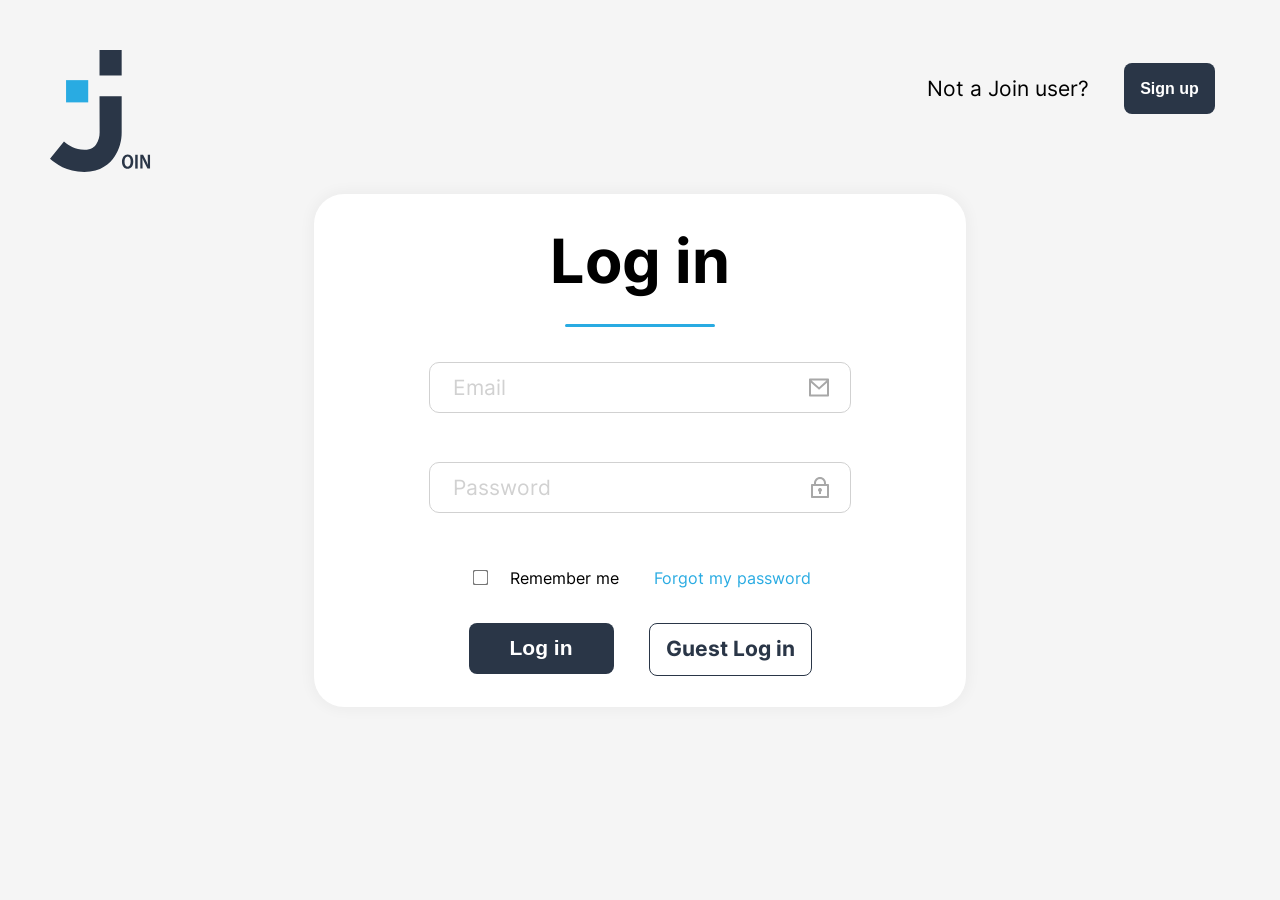
<file: index.html>
<!DOCTYPE html>
<html lang="de">

<head>
    <meta charset="UTF-8">
    <meta http-equiv="X-UA-Compatible" content="IE=edge">
    <meta name="viewport" content="width=device-width, initial-scale=1.0">

    <script src="./script/mini_backend.js"></script>
    <script src="./script/login.js"></script>
    <script src="./script/templates.js"></script>
    <script src="./script/main.js"></script>

    <link rel="stylesheet" href="./style/login.css">
    <link rel="stylesheet" href="./style/loginMobile.css">
    <link rel="stylesheet" href="./style/fonts.css">

    <link rel="apple-touch-icon" sizes="180x180" href="favicon/apple-touch-icon.png">
    <link rel="icon" type="image/png" sizes="32x32" href="favicon/favicon-32x32.png">
    <link rel="icon" type="image/png" sizes="16x16" href="favicon/favicon-16x16.png">
    <link rel="manifest" href="favicon/site.webmanifest">
    <title>Login</title>
</head>

<body onload="initLogin(), initIndexHTML()">


    <!--dektop logo-->
    <a href="index.html"><img id="logo-dektop" class="logo-before only-dekstop" src="./assets/join-logo.svg"
            alt="join-logo"></a>


    <!--mobile logo-->
    <a href="index.html"><img id="logo-mobile" class="mobile-logo-before only-mobile" src="./assets/join-logo.svg"
            alt="join-logo"></a>


    <!--screen cover for login effect-->
    <div id="screen-cover" class="screen-cover only-mobile">
        <img id="logo-mobile-cover" class="mobile-logo-before" src="./assets/mobile-animation-logo.svg">
    </div>


    <!--desktop sign in-->
    <div id="sign-up-desktop" class="sign-up-container only-dekstop opacity-zero">
        <p style="font-size: 21px;">Not a Join user?</p>
        <a href="sign_up.html"><button class="dark-btn sign-btn">Sign up</button></a>
    </div>


    <div id="card" class="card opacity-zero">

        <h1>Log in</h1>
        <div class="underline"></div>

        <form onsubmit="logIn(); return false;" class="card-content">

            <div class="all-inputfields">

                <div id="email-container" class="inputfield">
                    <input class="input" id="email" type="email" placeholder="Email"
                        title="Please ensert a valid email adress!" required>
                    <img src="./assets/mail.svg" alt="mail-icon" title="Please ensert a valid email adress!">
                    <span id="wrong-email" class="wrong-input opacity-zero"></span>

                </div>

                <div id="password-container" class="inputfield">
                    <input oninput="changePasswordIcon()" class="input" id="password" minlength="8" type="password"
                        placeholder="Password" title="Please ensert your password" required>
                    <img onclick="makePasswordVisible()" style="cursor: pointer;" id="password-icon"
                        src="./assets/lock.svg" alt="lock-icon" title="Please ensert your password">
                    <span id="wrong-password" class="wrong-input opacity-zero">Wrong Email or Password</span>
                </div>

            </div>

            <div class="memorie-container">
                <div class="remember-container">
                    <input id="remember-me" class="remember-checkbox" type="checkbox">
                    <label style="margin: 0px;">Remember me</label>
                </div>
                <a class="forgot-password" href="forgot_password.html">Forgot my password</a>
            </div>

            <div class="login-button-container">
                <input class="dark-btn" type="submit" value="Log in">
                <div onclick="guestLogin()" class="bright-btn">Guest Log in</div>
            </div>

        </form>

    </div>


    <!--mobile-sign-up-->
    <div id="sign-up-mobile" class="mobile-sign-up only-mobile opacity-zero">
        <p class="sign-up-container-text">Not a Join user?</p>
        <a href="sign_up.html"><button class="dark-btn sign-btn">Sign up</button></a>
    </div>


</body>

</html>
</file>
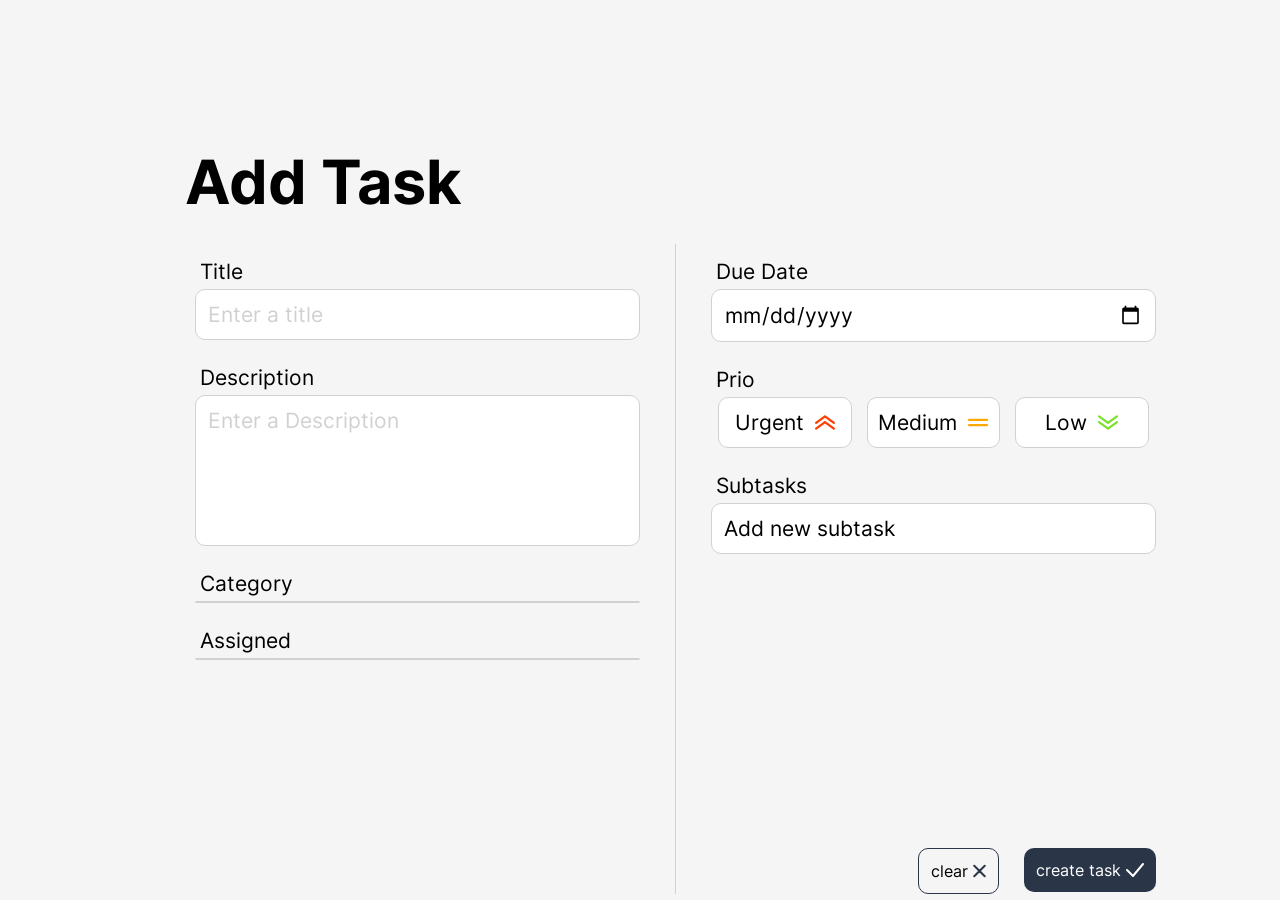
<file: addTask.html>
<!DOCTYPE html>
<html lang="de">

<head>
    <meta charset="UTF-8">
    <meta http-equiv="X-UA-Compatible" content="IE=edge">
    <meta name="viewport" content="width=device-width, initial-scale=1.0, maximum-scale=1.0, user-scalable=0">
    <title>addTask</title>
    <link rel="stylesheet" href="./style/addTask.css">
    <link rel="stylesheet" href="./style/sideBar.css">
    <link rel="stylesheet" href="./style/fonts.css">
    <link rel="stylesheet" href="./style/background-colors.css">
    <script src="./script/mini_backend.js"></script>
    <script src="./script/templates.js"></script>
    <script src="./script/main.js"></script>

    <script src="./script/addTask.js"></script>

    <link rel="apple-touch-icon" sizes="180x180" href="favicon/apple-touch-icon.png">
    <link rel="icon" type="image/png" sizes="32x32" href="favicon/favicon-32x32.png">
    <link rel="icon" type="image/png" sizes="16x16" href="favicon/favicon-16x16.png">
    <link rel="manifest" href="favicon/site.webmanifest">
</head>

<body onload="initAddTask()">
    <div w3-include-html="./templates/sideBar.html"></div>
    <div class="mobile-btn-container">
        <div>
            <img src="./assets/mobile-logo.svg">
        </div>
    </div>

    <div class="container">
        <h1>Add Task</h1>
        <div class="forms">
            <div class="form">

                <div class="inputContainer">
                    <label for="title">Title</label>
                    <input type="text" placeholder="Enter a title" id="title">
                    <div id="titleValidation" class="formValidation">
                        <span>This field is required</span>
                    </div>
                </div>
                <div class="inputContainer">
                    <label for="description">Description</label>
                    <textarea id="description" placeholder="Enter a Description" cols="30" rows="5"></textarea>
                    <div id="descriptionValidation" class="formValidation">
                        <span>This field is required</span>
                    </div>
                </div>

                <div class="inputContainer">
                    <label for="customSelect">Category</label>
                    <div id="categorySelector" class="customSelect">
                        <!-- Content will be rendered by js -->
                    </div>
                    <div id="categoryValidation" class="formValidation">
                        <span>This field is required</span>
                    </div>
                    <div id="colorPicker" class="colorPicker">
                        <div onclick="colorPicker('yellow')" id="yellow" class="color yellow"></div>
                        <div onclick="colorPicker('red')" id="red" class="color red"></div>
                        <div onclick="colorPicker('green')" id="green" class="color green"></div>
                        <div onclick="colorPicker('blue')" id="blue" class="color blue"></div>
                        <div onclick="colorPicker('pink')" id="pink" class="color pink"></div>
                        <div onclick="colorPicker('orange')" id="orange" class="color orange"></div>
                        <div onclick="colorPicker('ocean')" id="ocean" class="color ocean"></div>
                    </div>

                </div>

                <div class="inputContainer">
                    <label for="customSelect">Assigned</label>
                    <div id="assignedSelector" class="customSelect">
                        <!-- Content will be rendered by js-->
                    </div>
                    <div id="assignedToValidation" class="formValidation">
                        <span>This field is required</span>
                    </div>
                    <div id="assignedToContainer">
                        <!-- Content will be rendered by js-->
                    </div>
                </div>
            </div>
            <div class="form">
                <div class="inputContainer">
                    <label for="dueDate">Due Date</label>
                    <input type="date" placeholder="" id="dueDate">
                    <div id="dueDateValidation" class="formValidation">
                        <span>This field is required</span>
                    </div>
                </div>
                <div class="inputContainer">
                    <label>Prio</label>
                    <div class="row">
                        <button id="urgent" class="prioButton" onclick="activatePrioButton('urgent')">
                            Urgent
                            <img src="./assets/urgent.svg" alt="">
                        </button>
                        <button id="medium" class="prioButton" onclick="activatePrioButton('medium')">
                            Medium
                            <img src="./assets/medium.svg" alt="">
                        </button>
                        <button id="low" class="prioButton" onclick="activatePrioButton('low')">
                            Low
                            <img src="./assets/low.svg" alt="">
                        </button>
                    </div>
                    <div id="prioStateValidation" class="formValidation">
                        <span>This field is required</span>
                    </div>
                </div>
                <div class="inputContainer">
                    <label for="subtask">Subtasks</label>
                    <div id="subtask">
                        <div class="input" onclick="renderSubtaskInput()">
                            Add new subtask
                        </div>
                    </div>
                    <ul id="subtaskList">
                        <!-- Content will be rendered by js-->
                    </ul>
                </div>

                <div class="buttonContainer">
                    <div onclick="clearAllInput()" class="button" id="clear">
                        clear
                        <img src="./assets/clear.svg" alt="">
                    </div>
                    <div onclick="createTaskButtonTouched('todo')" class="button" id="createTask">
                        create task
                        <img src="./assets/createTask.svg" alt="">
                    </div>
                </div>
            </div>
        </div>
        <div id="addedToBoard">
            <span>Task added to board</span>
            <img src="./assets/board.svg" alt="">
        </div>
    </div>
</body>

</html>
</file>
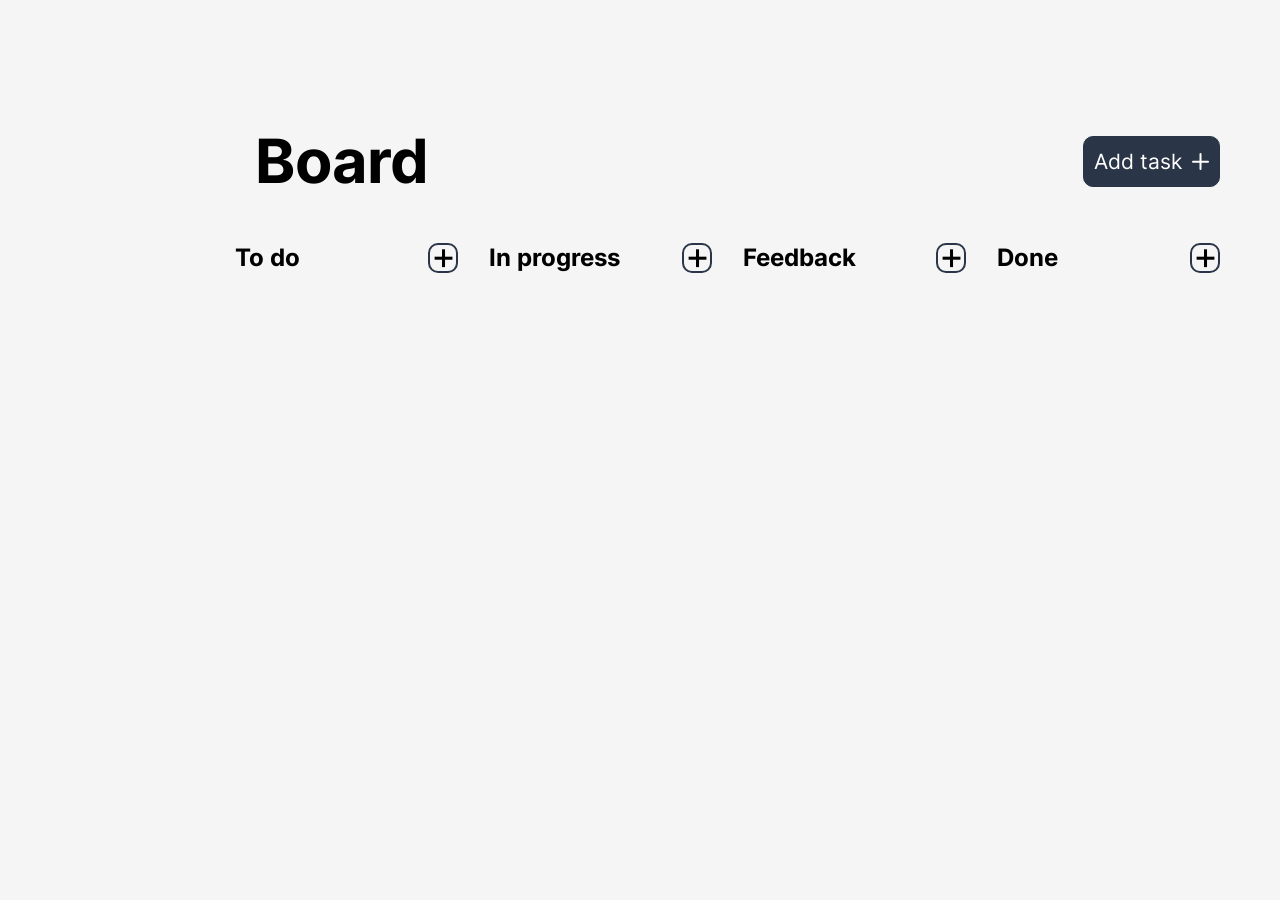
<file: board.html>
<!DOCTYPE html>
<html lang="de">

<head>
    <meta charset="UTF-8">
    <meta http-equiv="X-UA-Compatible" content="IE=edge">
    <meta name="viewport" content="width=device-width, initial-scale=1.0">
    <link rel="stylesheet" href="./style/sideBar.css">
    <link rel="stylesheet" href="./style/addTask.css">
    <link rel="stylesheet" href="./style/board.css">
    <link rel="stylesheet" href="./style/fonts.css">
    <link rel="stylesheet" href="./style/background-colors.css">
    <script src="./script/mini_backend.js"></script>
    <script src="./script/html.js"></script>
    <script src="./script/templates.js"></script>
    <script src="./script/main.js"></script>
    <script src="script/addTask.js"></script>
    <script src="script/editTask.js"></script>
    <script src="./script/drag_and_drop.js"></script>
    <script src="./script/search.js"></script>

    <link rel="apple-touch-icon" sizes="180x180" href="favicon/apple-touch-icon.png">
    <link rel="icon" type="image/png" sizes="32x32" href="favicon/favicon-32x32.png">
    <link rel="icon" type="image/png" sizes="16x16" href="favicon/favicon-16x16.png">
    <link rel="manifest" href="favicon/site.webmanifest">

    <title>board</title>
</head>

<body onload="initBoard()">
    <div onclick="closeCard()" id="opened-card-container" class="d-none"></div>
    <div w3-include-html="./templates/sideBar.html"></div>
    <main id="main">
        <div class="d-flex-jc-sb">
            <h1>Board</h1>
            <div class="d-flex-jc-sb">
                <div id="desktop-search"></div>
                <button id="btn-add-task" onclick="showAddTask('todo')">Add task <img
                        src="assets/plus-white.svg"></button>
            </div>
        </div>
        <div id="mobile-search"></div>
        <div id="kanban">
            <div>
                <div class="d-flex-jc-sb">
                    <h2>To do</h2><button class="btn-square-add-task"> <span class="plus"
                            onclick="showAddTask('todo')">+</span></button>
                </div>
                <div ondragover="allowDrop(event);" ondrop="moveTo('todo'); " ondragleave="" id="todo-tasks"
                    class="kanban-clm"></div>
            </div>
            <div>
                <div class="d-flex-jc-sb">
                    <h2>In progress</h2><button class="btn-square-add-task"> <span class="plus"
                            onclick="showAddTask('progress')">+</span></button>
                </div>
                <div ondragover="allowDrop(event);" ondrop="moveTo('progress');" ondragleave="" id="progress-tasks"
                    class="kanban-clm"> </div>
            </div>
            <div>
                <div class="d-flex-jc-sb">
                    <h2>Feedback</h2><button class="btn-square-add-task"><span class="plus"
                            onclick="showAddTask('feedback')">+</span></button>
                </div>
                <div ondragover="allowDrop(event);" ondrop="moveTo('feedback');" ondragleave="" id="feedback-tasks"
                    class="kanban-clm"> </div>
            </div>
            <div>
                <div class="d-flex-jc-sb">
                    <h2>Done</h2><button class="btn-square-add-task"><span class="plus"
                            onclick="showAddTask('done')">+</span></button>
                </div>
                <div ondragover="allowDrop(event);" ondrop="moveTo('done');" ondragleave="" id="done-tasks"
                    class="kanban-clm"> </div>
            </div>

        </div>
    </main>
    <div class="sticky-helper"> </div>
    <div id="addTaskTemplate" w3-include-html="./templates/addTaskTemplate.html"></div>
</body>

</html>
</file>
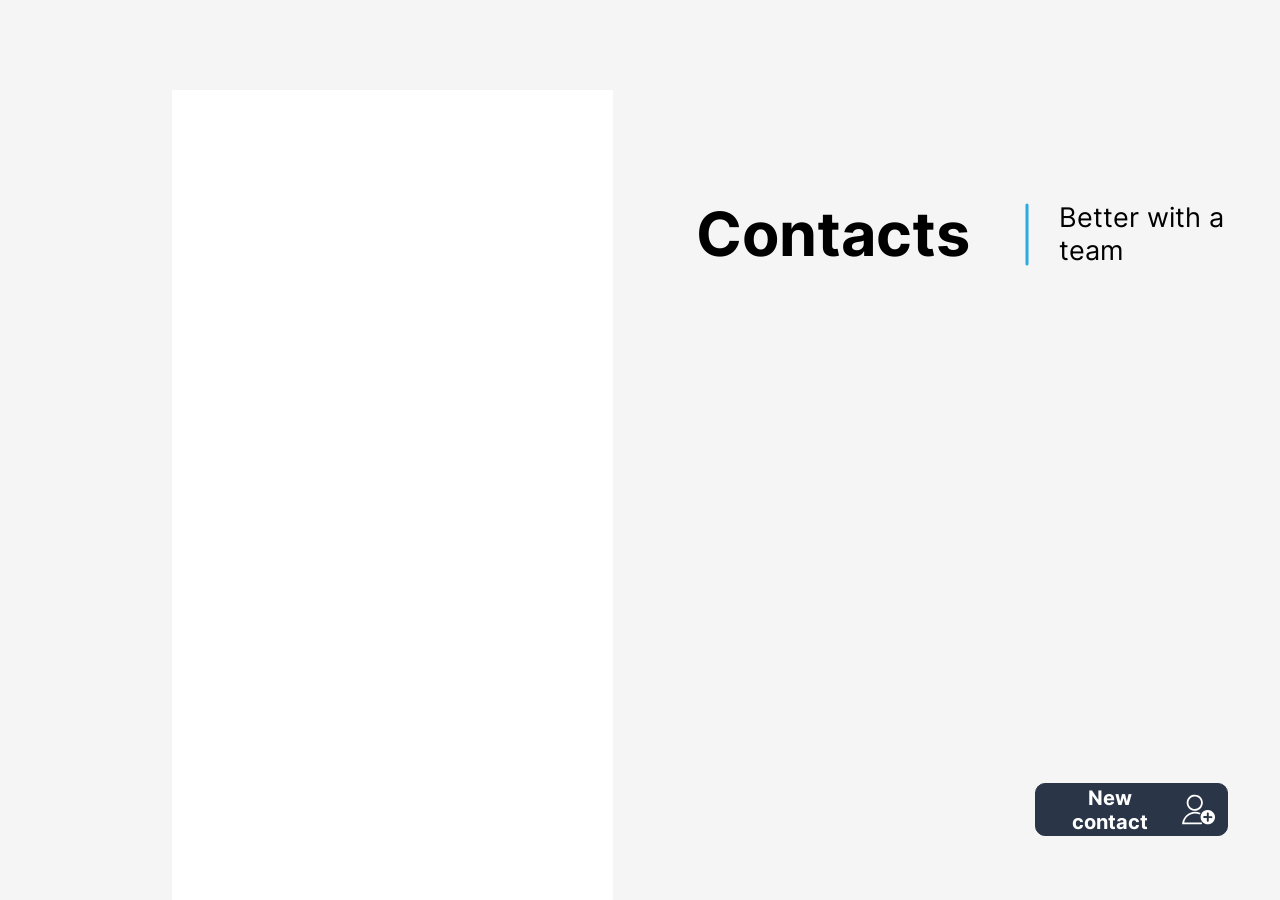
<file: contacts.html>
<!DOCTYPE html>
<html lang="de">

<head>
    <meta charset="UTF-8">
    <meta http-equiv="X-UA-Compatible" content="IE=edge">
    <meta name="viewport" content="width=device-width, initial-scale=1.0">


    <link rel="stylesheet" href="./style/addTask.css">
    <link rel="stylesheet" href="./style/sideBar.css">
    <link rel="stylesheet" href="./style/contacts.css">
    <link rel="stylesheet" href="./style/contactMobile.css">
    <link rel="stylesheet" href="./style/fonts.css">
    <link rel="stylesheet" href="./style/background-colors.css">



    <script src="./script/mini_backend.js"></script>
    <script src="./script/main.js"></script>
    <script src="./script/addTask.js"></script>
    <script src="./script/contacts.js"></script>
    <script src="./script/templates.js"></script>


    <link rel="apple-touch-icon" sizes="180x180" href="favicon/apple-touch-icon.png">
    <link rel="icon" type="image/png" sizes="32x32" href="favicon/favicon-32x32.png">
    <link rel="icon" type="image/png" sizes="16x16" href="favicon/favicon-16x16.png">
    <link rel="manifest" href="favicon/site.webmanifest">

    <title>Contacts</title>
</head>

<body onload="initContacts()">

    <div id="addTaskTemplate" w3-include-html="./templates/addTaskTemplate.html"></div>

    <div w3-include-html="./templates/sideBar.html"></div>


    <div class="contact-page">

        <div id="list" class="list">
        </div>


        <button onclick="newContactWindow()" id="add-btn" class="add-btn">
            <p style="font-size: 20px;">New contact</p>
            <img src="./assets/add-contact.svg">
        </button>


        <div id="contactEntrie" class="contact-entrie mobile-entrie">

            <span class="only-mobile" style="margin-top: 35px;">Kanban Project Management Tool</span>

            <div class="title">
                <h1>Contacts</h1>
                <img class="only-desktop" src="assets/blue-line-vertical.svg">
                <p>Better with a team</p>
                <img style="margin-top: 12px;" class="only-mobile" src="./assets/blue_line_horizontal.svg">
            </div>

            <div id="selected-contact" class="contact-info">
            </div>

        </div>


        <addContact id="pop-up-container" onclick="closeNewContact()" class="pop-up-container d-none">

            <div id="pop-up-window" onclick="dontClosePopup(event)" class="pop-up-window hidden">

                <img onclick="closeNewContact()" class="mobile-pop-up-cross only-mobile"
                    src="./assets/mobile-add-task-cross.svg">

                <div class="pop-up-left">
                    <div class="left-content">
                        <img class="only-desktop" src="./assets/add-contact-logo.svg">
                        <h2 class="pop-up-title">Add contact</h2>
                        <p class="pop-up-subtask">Tasks are better with a team!</p>
                        <img src="./assets/add-contact-blue-line.svg">
                    </div>
                </div>

                <div class="pop-up-right">

                    <img onclick="closeNewContact()" class="pop-up-exit only-desktop" src="./assets/pop-up-cross.svg">

                    <img class="pop-up-profile-pic" src="./assets/add-contact-img.svg">

                    <form onsubmit="createNewContact(); return false;" class="all-inputfields">

                        <div class="pop-up-inputfield">
                            <input id="newName" class="pop-up-input" type="text" placeholder="Name"
                                title="Please ensert a name" required>
                            <img src="./assets/profile-input.svg">
                        </div>

                        <div class="pop-up-inputfield">
                            <input id="newEmail" class="pop-up-input" type="email" placeholder="Email"
                                title="Please ensert an email" required>
                            <img src="./assets/mail.svg">
                        </div>

                        <div class="pop-up-inputfield">
                            <input id="newPhone" class="pop-up-input" type="tel" placeholder="Phone"
                                title="Please ensert a phone number" required>
                            <img src="./assets/phone.svg">
                        </div>

                        <div class="pop-up-btn">

                            <button onclick="closeNewContact()" class="bright-btn only-desktop">
                                Cancel
                                <p class="x">+</p>
                            </button>

                            <button class="dark-btn">
                                Create contact
                                <img src="./assets/little-check.svg">
                            </button>
                        </div>
                    </form>
                </div>
            </div>
        </addContact>


        <editContact id="pop-up-edit" onclick="closeEdit()" class="pop-up-container d-none">

            <div id="pop-up-edit-window" onclick="dontClosePopup(event)" class="pop-up-window hidden">

                <img onclick="closeEdit()" class="mobile-pop-up-cross only-mobile"
                    src="./assets/mobile-add-task-cross.svg">

                <div class="pop-up-left">
                    <div class="left-content">
                        <img class="only-desktop" src="./assets/add-contact-logo.svg">
                        <h2 class="pop-up-title">Edit contact</h2>
                        <img src="./assets/add-contact-blue-line.svg">
                    </div>
                </div>

                <div id="edit-content" class="pop-up-right">
                </div>
            </div>
        </editContact>

    </div>


</body>

</html>
</file>
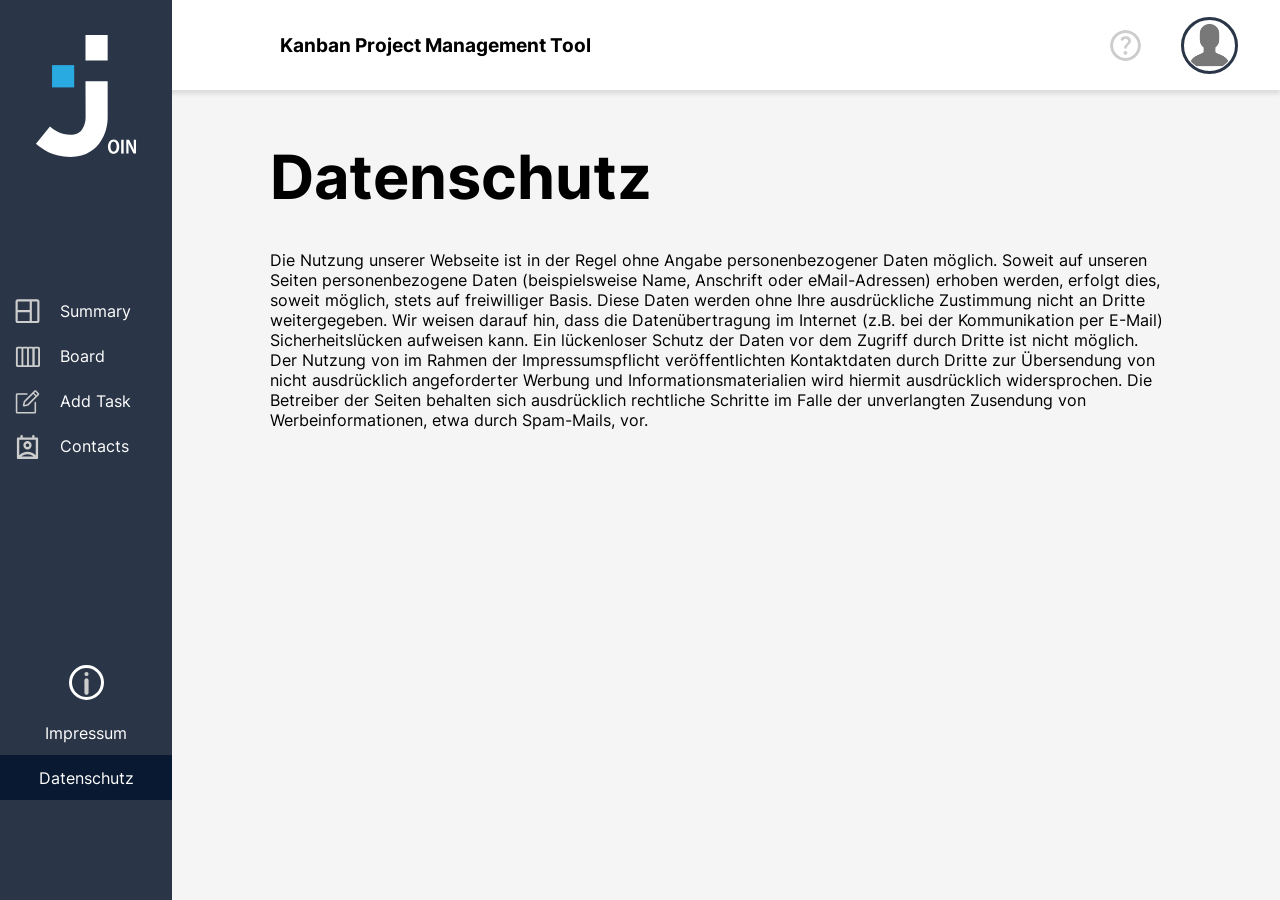
<file: datenschutz.html>
<!DOCTYPE html>
<html lang="de">

<head>
    <meta charset="UTF-8">
    <meta http-equiv="X-UA-Compatible" content="IE=edge">
    <meta name="viewport" content="width=device-width, initial-scale=1.0">
    <link rel="stylesheet" href="./style/sideBar.css">
    <link rel="stylesheet" href="./style/fonts.css">
    <script src="./script/mini_backend.js"></script>
    <script src="./script/templates.js"></script>
    <link rel="stylesheet" href="./style/legalNotice.css">

    <link rel="apple-touch-icon" sizes="180x180" href="favicon/apple-touch-icon.png">
    <link rel="icon" type="image/png" sizes="32x32" href="favicon/favicon-32x32.png">
    <link rel="icon" type="image/png" sizes="16x16" href="favicon/favicon-16x16.png">
    <link rel="manifest" href="favicon/site.webmanifest">
    <title>datenschutz</title>
</head>

<body onload="includeHTML()">
    <div w3-include-html="./templates/sideBar.html"></div>
    <div class="container">
        <h1>Datenschutz</h1>
        <p> Die Nutzung unserer Webseite ist in der Regel ohne Angabe personenbezogener Daten möglich. Soweit auf
            unseren Seiten personenbezogene Daten (beispielsweise Name, Anschrift oder eMail-Adressen) erhoben werden,
            erfolgt dies, soweit möglich, stets auf freiwilliger Basis. Diese Daten werden ohne Ihre ausdrückliche
            Zustimmung nicht an Dritte weitergegeben.
            Wir weisen darauf hin, dass die Datenübertragung im Internet (z.B. bei der Kommunikation per E-Mail)
            Sicherheitslücken aufweisen kann. Ein lückenloser Schutz der Daten vor dem Zugriff durch Dritte ist nicht
            möglich.
            Der Nutzung von im Rahmen der Impressumspflicht veröffentlichten Kontaktdaten durch Dritte zur Übersendung
            von nicht ausdrücklich angeforderter Werbung und Informationsmaterialien wird hiermit ausdrücklich
            widersprochen. Die Betreiber der Seiten behalten sich ausdrücklich rechtliche Schritte im Falle der
            unverlangten Zusendung von Werbeinformationen, etwa durch Spam-Mails, vor.
        </p>
    </div>
</body>

</html>
</file>
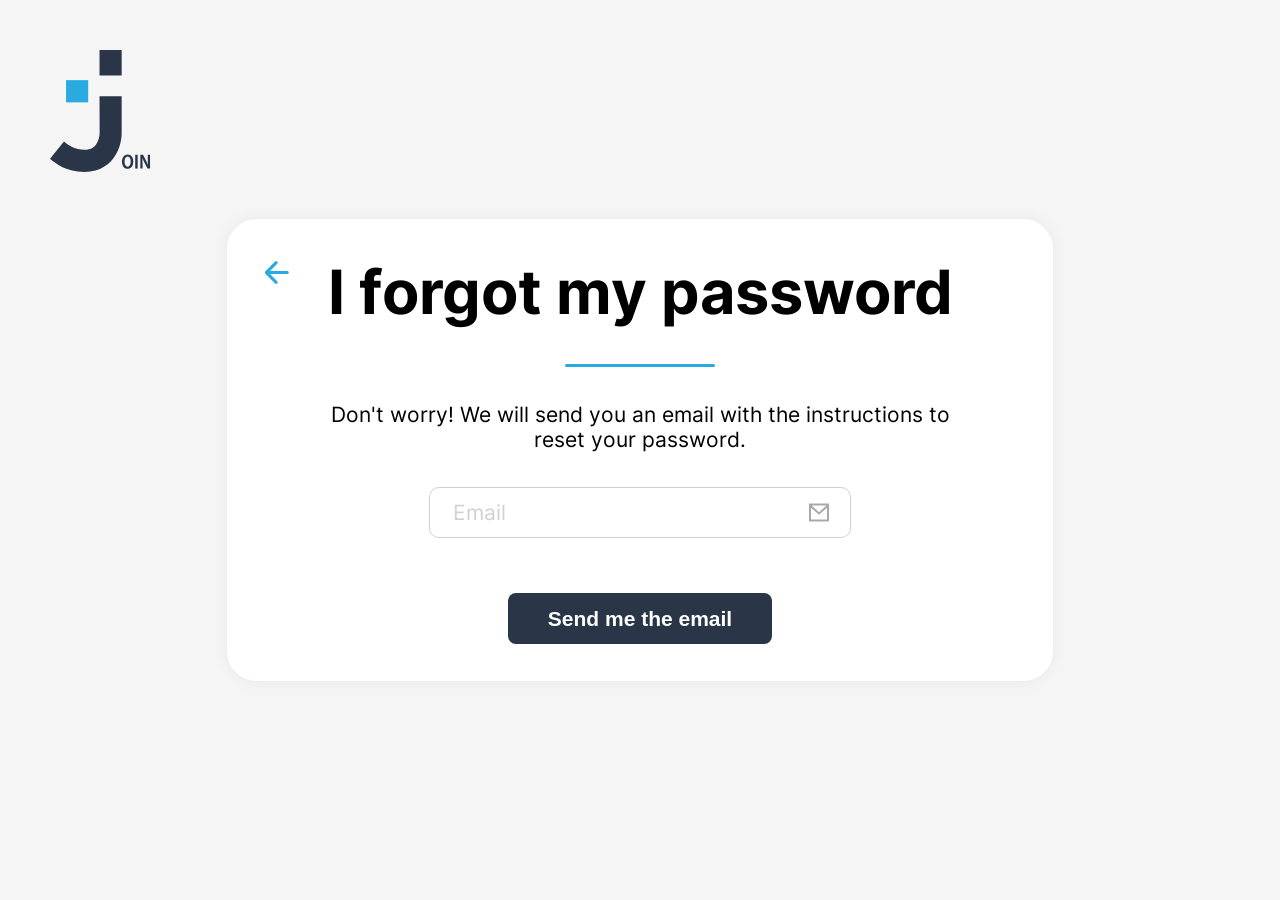
<file: forgot_password.html>
<!DOCTYPE html>
<html lang="de">

<head>
    <meta charset="UTF-8">
    <meta http-equiv="X-UA-Compatible" content="IE=edge">
    <meta name="viewport" content="width=device-width, initial-scale=1.0">

    <script src="./script/mini_backend.js"></script>
    <script src="./script/login.js"></script>
    <script src="./script/main.js"></script>
    <script src="./script/templates.js"></script>

    <link rel="stylesheet" href="./style/login.css">
    <link rel="stylesheet" href="./style/loginMobile.css">
    <link rel="stylesheet" href="./style/fonts.css">

    <link rel="apple-touch-icon" sizes="180x180" href="favicon/apple-touch-icon.png">
    <link rel="icon" type="image/png" sizes="32x32" href="favicon/favicon-32x32.png">
    <link rel="icon" type="image/png" sizes="16x16" href="favicon/favicon-16x16.png">
    <link rel="manifest" href="favicon/site.webmanifest">
    <title>Forgot Password</title>
</head>

<body onload="initLogin()">


    <!--dektop logo-->
    <a href="index.html"><img id="logo-dektop" class="logo-after only-dekstop" src="./assets/join-logo.svg"
            alt="join-logo"></a>


    <!--mobile logo-->
    <a href="index.html"><img class="mobile-logo-after only-mobile" src="./assets/join-logo.svg" alt="join-logo"></a>


    <div class="card forgot-card">

        <!--desktop back arrow-->
        <a class="blue-arrow only-dekstop" href="index.html">
            <img src="./assets/arrow-left-blue.svg">
        </a>

        <!--mobile back arrow-->
        <a class="dark-arrow only-mobile" href="index.html">
            <img src="./assets/mobile-back-arrow.svg">
        </a>

        <h1 style="height: auto;">I forgot my password</h1>
        <div class="underline"></div>

        <p class="text">Don't worry! We will send you an email with the instructions to<br>reset your password.
        </p>

        <form onsubmit="checkIfEmailExists(); return false;" class="card-content">

            <div class="inputfield">
                <input class="input" id="email" type="email" placeholder="Email"
                    title="Please ensert the email of your account!" required>
                <img src="./assets/mail.svg" alt="mail-icon" title="Please ensert the email of your account!">
                <span id="wrong-email" class="wrong-input opacity-zero">Email does not exist!</span>
            </div>

            <input class="dark-btn mail-continue-btn" type="submit" value="Send me the email">

        </form>

    </div>

</body>

</html>
</file>
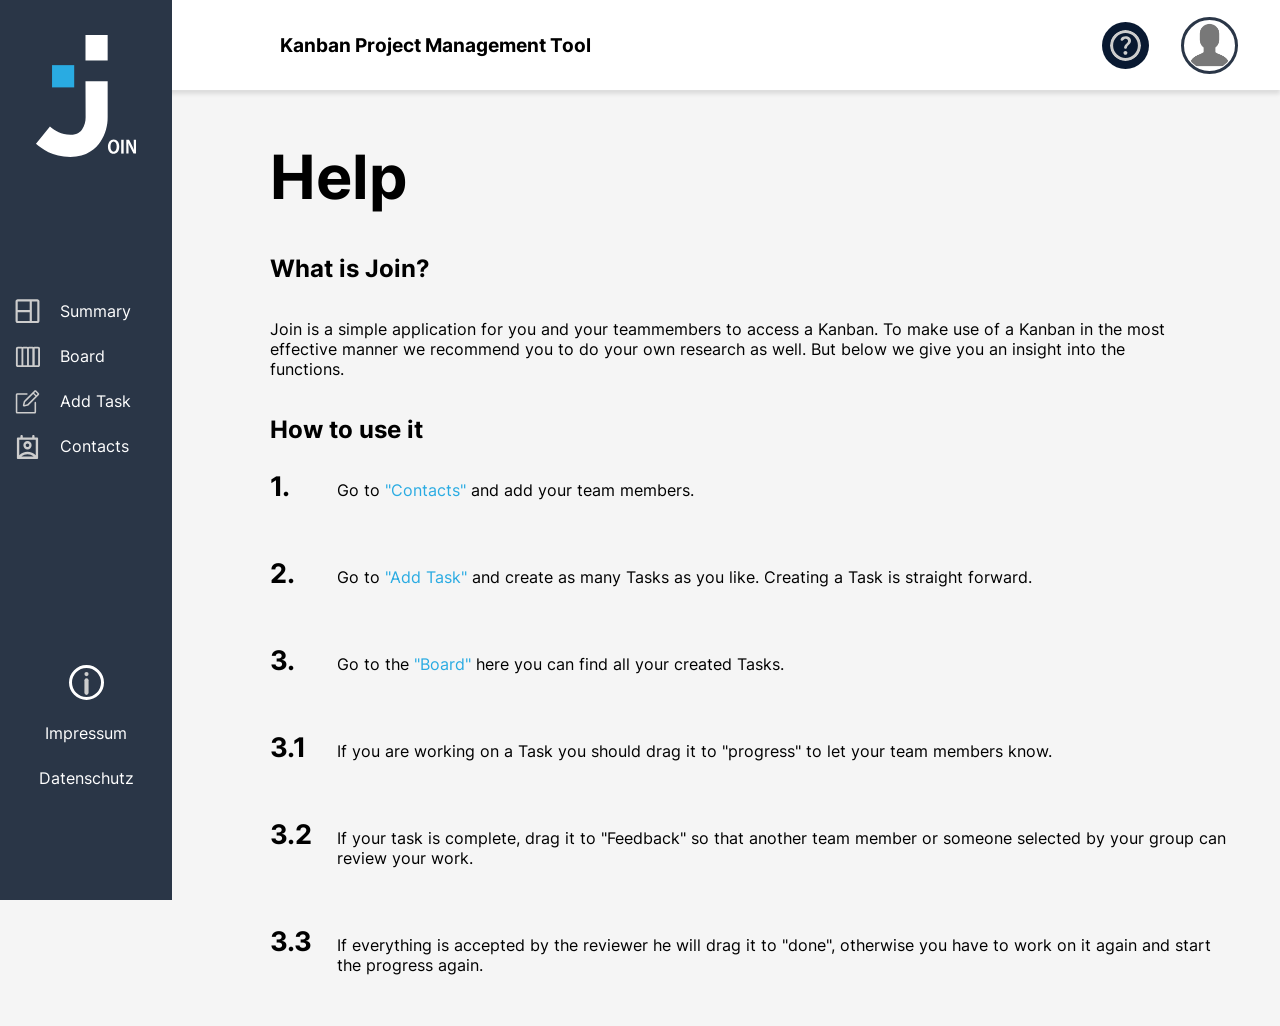
<file: help.html>
<!DOCTYPE html>
<html lang="de">

<head>
    <meta charset="UTF-8">
    <meta http-equiv="X-UA-Compatible" content="IE=edge">
    <meta name="viewport" content="width=device-width, initial-scale=1.0">
    <link rel="stylesheet" href="./style/sideBar.css">
    <link rel="stylesheet" href="./style/fonts.css">
    <script src="./script/mini_backend.js"></script>
    <script src="./script/templates.js"></script>
    <link rel="stylesheet" href="./style/legalNotice.css">

    <link rel="apple-touch-icon" sizes="180x180" href="favicon/apple-touch-icon.png">
    <link rel="icon" type="image/png" sizes="32x32" href="favicon/favicon-32x32.png">
    <link rel="icon" type="image/png" sizes="16x16" href="favicon/favicon-16x16.png">
    <link rel="manifest" href="favicon/site.webmanifest">
    <title>help</title>
</head>

<body onload="includeHTML()">
    <div w3-include-html="./templates/sideBar.html"></div>
    <div class="container">
        <h1>Help</h1>
        <h2>What is Join?</h2>
        <p>Join is a simple application for you and your teammembers to access a Kanban.
            To make use of a Kanban in the most effective manner we recommend you to do your own research as well.
            But below we give you an insight into the functions.
        </p>

        <h2>How to use it</h2>

        <div><span class="section-number">1.</span><p>Go to  <a href="contacts.html">"Contacts"</a> and add your team members.</p> </div>
        <div><span class="section-number">2.</span><p>Go to <a href="addTask.html">"Add Task"</a> and create as many Tasks as you like. Creating a Task is straight forward.</p> </div>
        <div><span class="section-number">3.</span><p>Go to the<a href="board.html">"Board"</a> here you can find all your created Tasks. </p> </div>
     
            <div><span class="section-number">3.1</span><p>If you are working on a Task you should drag it to "progress" to let your team members know.</p> </div>
            <div><span class="section-number">3.2</span><p>If your task is complete, drag it to "Feedback" so that another team member or someone selected by your group can review your work. </p> </div>
            <div><span class="section-number">3.3</span><p> If everything is accepted by the reviewer he will drag it to "done", otherwise you have to work on it again and start the progress again.</p> </div>
    </div>
</body>

</html>
</file>
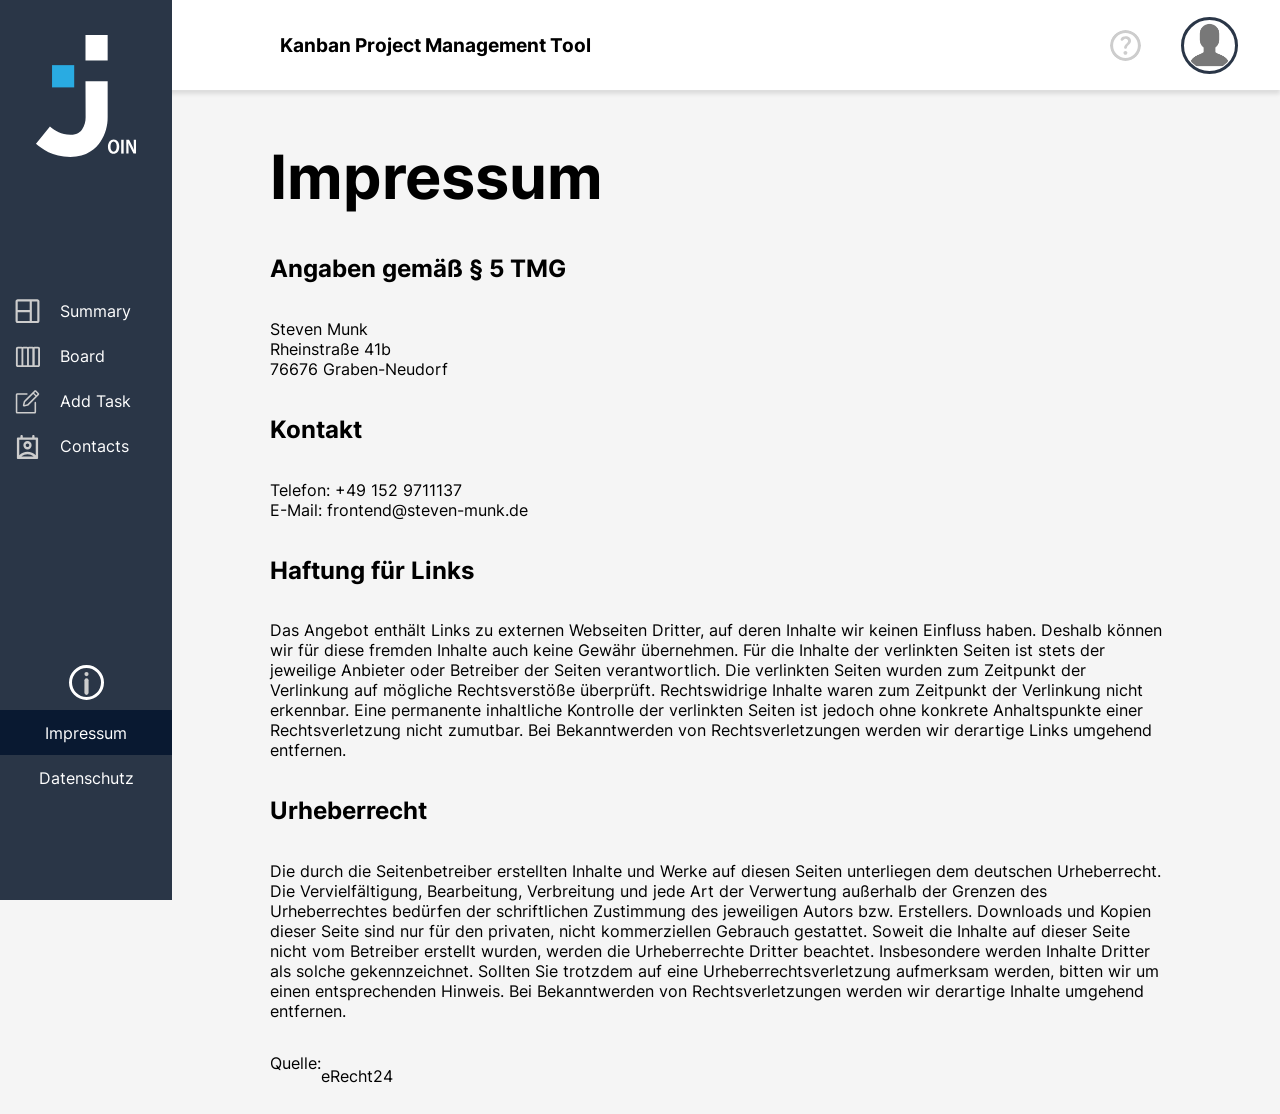
<file: impressum.html>
<!DOCTYPE html>
<html lang="de">

<head>
    <meta charset="UTF-8">
    <meta http-equiv="X-UA-Compatible" content="IE=edge">
    <meta name="viewport" content="width=device-width, initial-scale=1.0">
    <link rel="stylesheet" href="./style/sideBar.css">
    <link rel="stylesheet" href="./style/fonts.css">
    <script src="./script/mini_backend.js"></script>
    <script src="./script/templates.js"></script>
    <link rel="stylesheet" href="./style/legalNotice.css">

    <link rel="apple-touch-icon" sizes="180x180" href="favicon/apple-touch-icon.png">
    <link rel="icon" type="image/png" sizes="32x32" href="favicon/favicon-32x32.png">
    <link rel="icon" type="image/png" sizes="16x16" href="favicon/favicon-16x16.png">
    <link rel="manifest" href="favicon/site.webmanifest">
    <title>impressum</title>
</head>

<body onload="includeHTML()">
    <div w3-include-html="./templates/sideBar.html"></div>
    <div class="container">
        <h1>Impressum</h1>
        <h2>Angaben gemäß § 5 TMG</h2>
        <p> Steven Munk <br>
            Rheinstraße 41b <br>
            76676 Graben-Neudorf</p>
        <h2>Kontakt</h2>
        <p>Telefon: +49 152 9711137 <br>
            E-Mail: frontend@steven-munk.de</p>
        <h2>Haftung für Links</h2>
        <p>
            Das Angebot enthält Links zu externen Webseiten Dritter, auf deren Inhalte wir keinen Einfluss haben.
            Deshalb können wir für diese fremden Inhalte auch keine Gewähr übernehmen. Für die Inhalte der verlinkten
            Seiten ist stets der jeweilige Anbieter oder Betreiber der Seiten verantwortlich. Die verlinkten Seiten
            wurden zum Zeitpunkt der Verlinkung auf mögliche Rechtsverstöße überprüft. Rechtswidrige Inhalte waren zum
            Zeitpunkt der Verlinkung nicht erkennbar.

            Eine permanente inhaltliche Kontrolle der verlinkten Seiten ist jedoch ohne konkrete Anhaltspunkte einer
            Rechtsverletzung nicht zumutbar. Bei Bekanntwerden von Rechtsverletzungen werden wir derartige Links
            umgehend entfernen.</p>
        <h2>Urheberrecht</h2>
        <p>Die durch die Seitenbetreiber erstellten Inhalte und Werke auf diesen Seiten unterliegen dem deutschen
            Urheberrecht. Die Vervielfältigung, Bearbeitung, Verbreitung und jede Art der Verwertung außerhalb der
            Grenzen des Urheberrechtes bedürfen der schriftlichen Zustimmung des jeweiligen Autors bzw. Erstellers.
            Downloads und Kopien dieser Seite sind nur für den privaten, nicht kommerziellen Gebrauch gestattet.

            Soweit die Inhalte auf dieser Seite nicht vom Betreiber erstellt wurden, werden die Urheberrechte Dritter
            beachtet. Insbesondere werden Inhalte Dritter als solche gekennzeichnet. Sollten Sie trotzdem auf eine
            Urheberrechtsverletzung aufmerksam werden, bitten wir um einen entsprechenden Hinweis. Bei Bekanntwerden von
            Rechtsverletzungen werden wir derartige Inhalte umgehend entfernen.</p>
        <p>Quelle: <a id="source" href="https://www.e-recht24.de">eRecht24</a></p>
    </div>
</body>

</html>
</file>
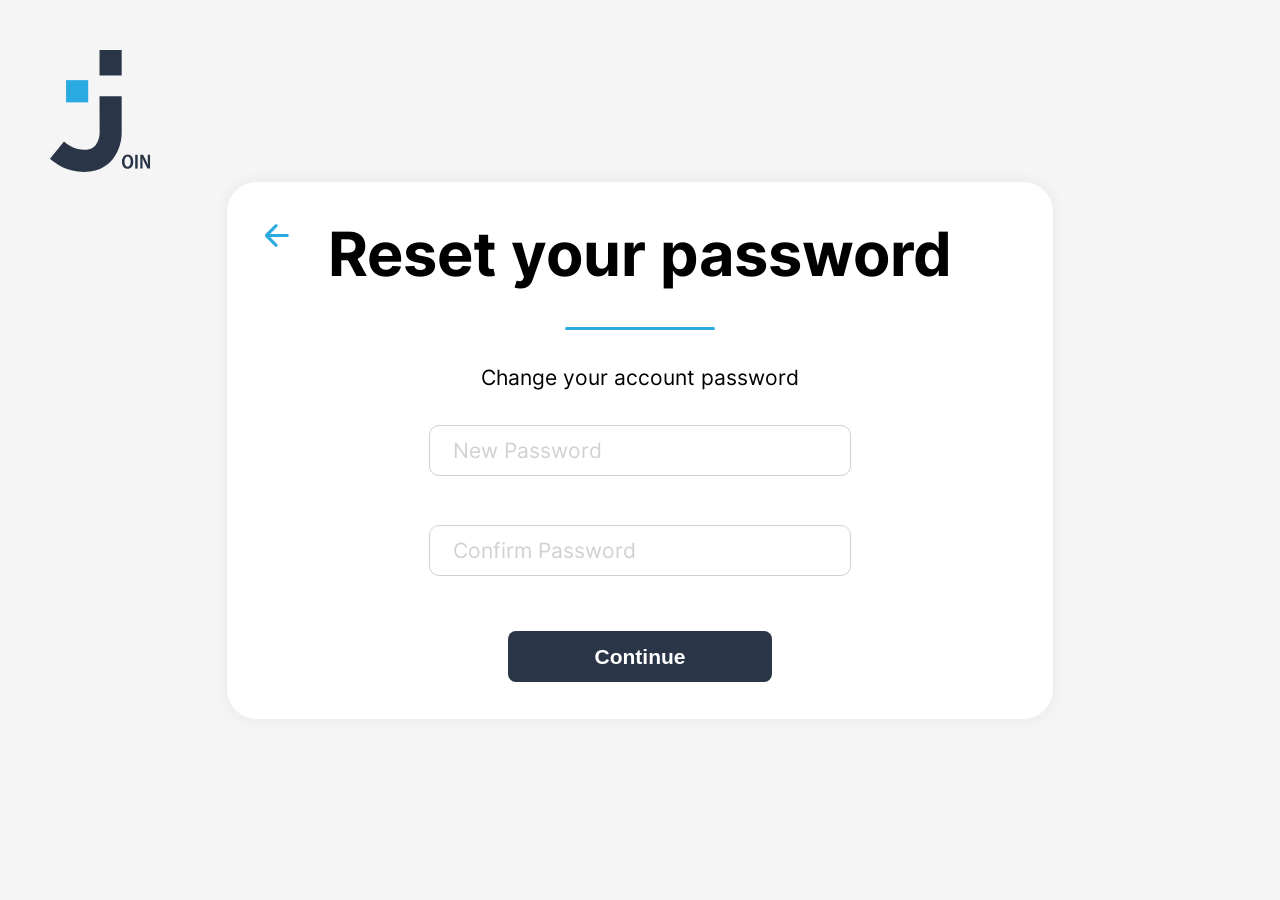
<file: reset.html>
<!DOCTYPE html>
<html lang="de">

<head>
    <meta charset="UTF-8">
    <meta http-equiv="X-UA-Compatible" content="IE=edge">
    <meta name="viewport" content="width=device-width, initial-scale=1.0">

    <script src="./script/mini_backend.js"></script>
    <script src="./script/login.js"></script>

    <link rel="stylesheet" href="./style/login.css">
    <link rel="stylesheet" href="./style/loginMobile.css">
    <link rel="stylesheet" href="./style/fonts.css">

    <link rel="apple-touch-icon" sizes="180x180" href="favicon/apple-touch-icon.png">
    <link rel="icon" type="image/png" sizes="32x32" href="favicon/favicon-32x32.png">
    <link rel="icon" type="image/png" sizes="16x16" href="favicon/favicon-16x16.png">
    <link rel="manifest" href="favicon/site.webmanifest">
    <title>Reset Password</title>
</head>

<body onload="init()">


    <!--dektop logo-->
    <a href="index.html"><img id="logo-dektop" class="logo-after only-dekstop" src="./assets/join-logo.svg"
            alt="join-logo"></a>


    <!--mobile logo-->
    <a href="index.html"><img class="mobile-logo-after only-mobile" src="./assets/join-logo.svg" alt="join-logo"></a>


    <div class="card reset-card">

        <!--desktop back arrow-->
        <a class="blue-arrow only-dekstop" href="forgot_password.html">
            <img src="./assets/arrow-left-blue.svg">
        </a>

        <!--mobile back arrow-->
        <a class="dark-arrow only-mobile" href="forgot_password.html">
            <img src="./assets/mobile-back-arrow.svg">
        </a>

        <h1 style="height: auto;">Reset your password</h1>
        <div class="underline"></div>

        <p class="text only-dekstop">Change your account password</p>
        <p class="text only-mobile">Change your account password here.</p>

        <form onsubmit="createNewPassword(); return false;" class="card-content">

            <div class="all-inputfields">

                <div class="inputfield">
                    <input id="firstPassword" class="input" minlength="8" type="password" placeholder="New Password"
                        title="Set a new password" required>
                    <span id="wrong-email" class="wrong-input opacity-zero">Password doesnt match!</span>
                </div>

                <div class="inputfield">
                    <input id="secondPassword" class="input" minlength="8" type="password"
                        placeholder="Confirm Password" title="Repeat the new password" required>
                    <span id="wrong-password" class="wrong-input opacity-zero">Password doesnt match!</span>
                </div>

            </div>

            <input class="dark-btn mail-continue-btn" type="submit" value="Continue">

        </form>

    </div>

</body>

</html>
</file>
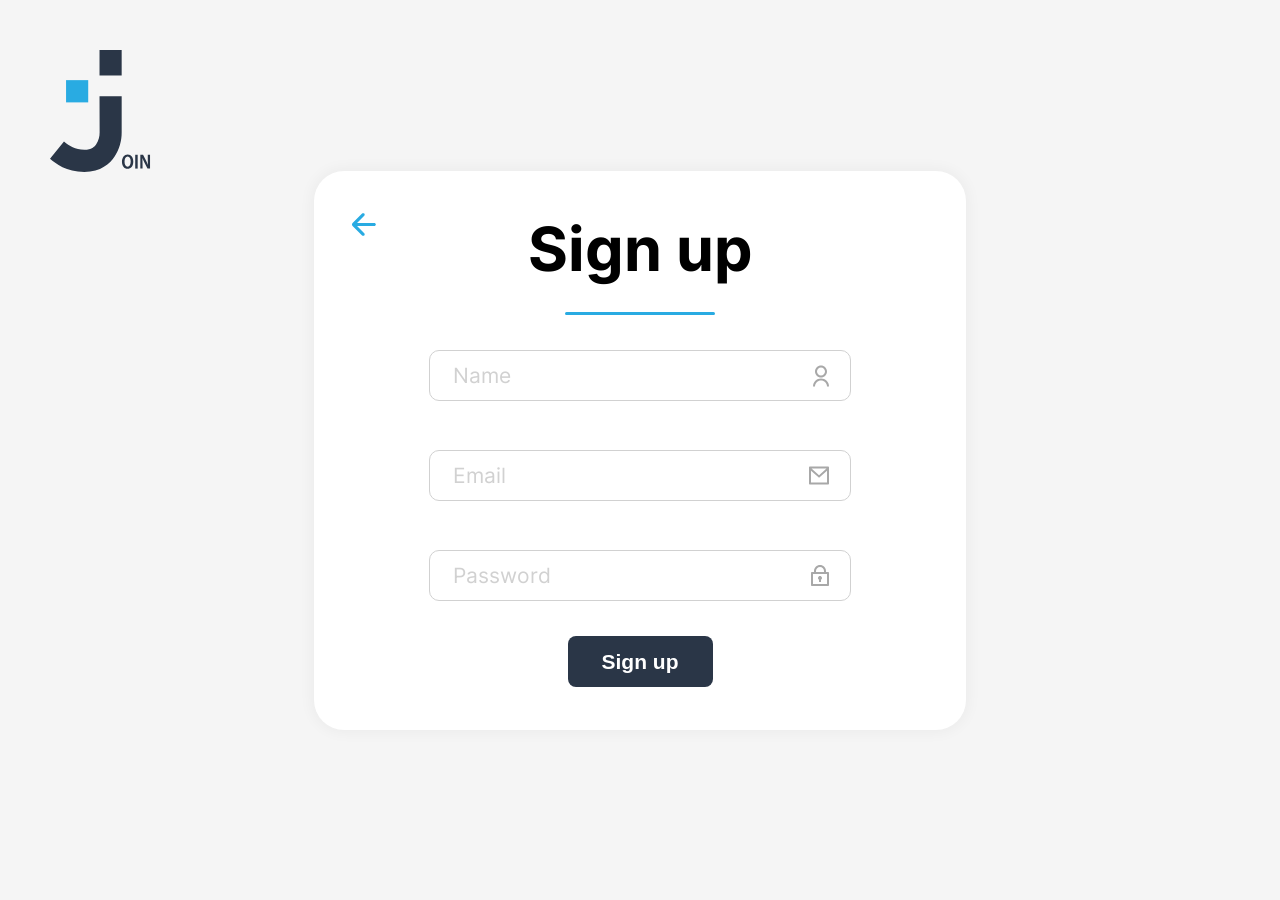
<file: sign_up.html>
<!DOCTYPE html>
<html lang="de">

<head>
    <meta charset="UTF-8">
    <meta http-equiv="X-UA-Compatible" content="IE=edge">
    <meta name="viewport" content="width=device-width, initial-scale=1.0">

    <script src="./script/mini_backend.js"></script>
    <script src="./script/login.js"></script>
    <script src="./script/main.js"></script>
    <script src="./script/templates.js"></script>

    <link rel="stylesheet" href="./style/login.css">
    <link rel="stylesheet" href="./style/loginMobile.css">
    <link rel="stylesheet" href="./style/fonts.css">

    <link rel="apple-touch-icon" sizes="180x180" href="favicon/apple-touch-icon.png">
    <link rel="icon" type="image/png" sizes="32x32" href="favicon/favicon-32x32.png">
    <link rel="icon" type="image/png" sizes="16x16" href="favicon/favicon-16x16.png">
    <link rel="manifest" href="favicon/site.webmanifest">
    <title>Sign up</title>
</head>

<body onload="initLogin()">

    <!--dektop logo-->
    <a href="index.html"><img id="logo-dektop" class="logo-after only-dekstop" src="./assets/join-logo.svg"
            alt="join-logo"></a>


    <!--mobile logo-->
    <a href="index.html"><img class="mobile-logo-after only-mobile" src="./assets/join-logo.svg" alt="join-logo"></a>


    <div class="card sign-up-card">

        <!--desktop back arrow-->
        <a class="blue-arrow only-dekstop" href="index.html">
            <img src="./assets/arrow-left-blue.svg">
        </a>

        <!--mobile back arrow-->
        <a class="dark-arrow only-mobile" href="index.html">
            <img src="./assets/mobile-back-arrow.svg">
        </a>

        <h1>Sign up</h1>
        <div class="underline"></div>

        <form onsubmit="signUp(); return false;" class="card-content">

            <div class="all-inputfields">

                <div class="inputfield">
                    <input class="input" id="username" type="text" minlength="2" placeholder="Name"
                        title="Please ensert a username" required>
                    <img src="./assets/profile-input.svg" alt="profile-icon" title="Please ensert a username">
                    <span id="wrong-username" class="wrong-input opacity-zero">Name already exists</span>
                </div>

                <div class="inputfield">
                    <input class="input" id="email" type="email" placeholder="Email"
                        title="Please ensert a valid email adress" required>
                    <img src="./assets/mail.svg" alt="mail-icon" title="Please ensert a valid email adress">
                    <span id="wrong-email" class="wrong-input opacity-zero">Email already exists</span>
                </div>

                <div id="password-container" class="inputfield">
                    <input oninput="changePasswordIcon()" class="input" id="password" minlength="8" type="password"
                        placeholder="Password" title="Please ensert your password" required>
                    <img onclick="makePasswordVisible()" style="cursor: pointer;" id="password-icon"
                        src="./assets/lock.svg" alt="lock-icon" title="Please ensert your password">
                </div>

            </div>

            <input class="dark-btn new-acc-btn" type="submit" value="Sign up" title="Create a new account!">

        </form>

    </div>

</body>

</html>
</file>
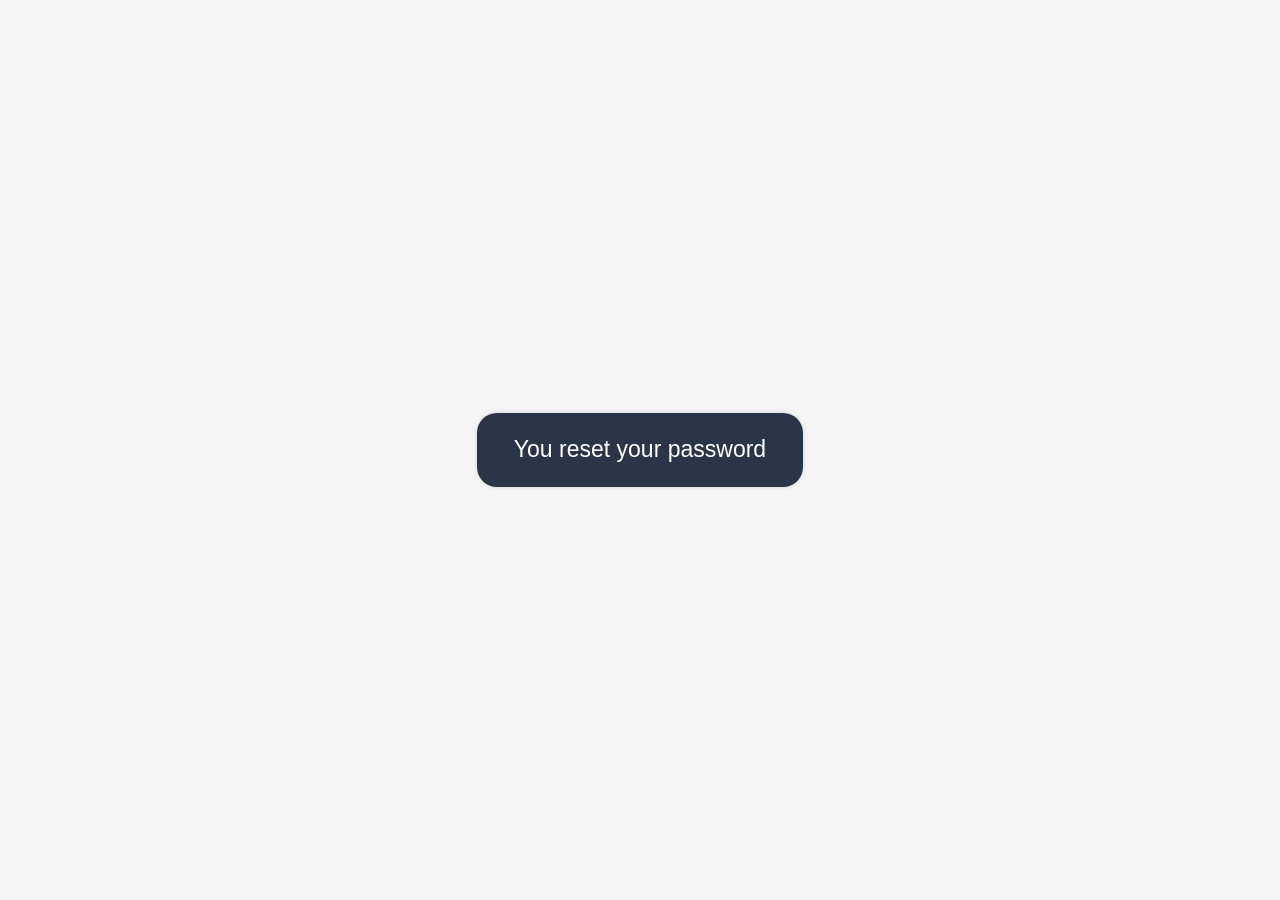
<file: success_reset.html>
<!DOCTYPE html>
<html lang="de">

<head>
    <meta charset="UTF-8">
    <meta http-equiv="X-UA-Compatible" content="IE=edge">
    <meta name="viewport" content="width=device-width, initial-scale=1.0">

    <script src="./script/login.js"></script>

    <link rel="stylesheet" href="./style/login.css">
    <link rel="stylesheet" href="./style/loginMobile.css">
    <link rel="stylesheet" href="./style/fonts.css">

    <link rel="apple-touch-icon" sizes="180x180" href="favicon/apple-touch-icon.png">
    <link rel="icon" type="image/png" sizes="32x32" href="favicon/favicon-32x32.png">
    <link rel="icon" type="image/png" sizes="16x16" href="favicon/favicon-16x16.png">
    <link rel="manifest" href="favicon/site.webmanifest">
    <title>Success Reset Password</title>
</head>

<body style="justify-content: center;">
 
    <a href="index.html">
        <button class="dark-btn success-btn">You reset your password</button>
    </a>

</body>

</html>
</file>
<file: style/login.css>
/****************************OUTSEIDE OF CARD*************************/

body {
    margin: 0px;
    font-family: 'Inter';
    font-style: normal;
    background-color: #F5F5F5;
    height: 100vh;

    display: flex;
    justify-content: center;
    align-items: center;
}

.logo-before {
    position: absolute;
    top: 50%;
    left: 50%;
    transform: scale(2);
    transition: 500ms ease-in-out;    
}

.logo-after {
    position: absolute;
    top: 80px;
    left: 77px;
    transform: scale(1);
    cursor: pointer;
}

.sign-up-container {
    display: flex;
    align-items: center;

    position: absolute;
    top: 67px;
    right: 114px;

    transition: ease-in-out 500ms;
}

.sign-btn {
    font-size: 16px !important;
    width: 91px !important;
    height: 51px !important;
    margin-left: 35px;
}

.dark-btn {
    font-weight: 700;
    font-size: 21px;
    line-height: 120%;

    width: 145px;
    height: 51px;

    color: #FFFFFF;
    background-color: #2A3647;

    border-radius: 8px;
    border: none;

    cursor: pointer;
}

.dark-btn:hover {
    background-color: #29ABE2;
    box-shadow: 0px 3px 5px 0px rgba(0, 0, 0, 0.4);
}

.bright-btn {
    font-weight: 700;
    font-size: 21px;
    line-height: 120%;
    width: 161px;
    height: 51px;

    display: flex;
    justify-content: center;
    align-items: center;

    color: #2A3647;
    background-color: #FFFFFF;

    border-radius: 8px;
    border: 1px solid #2A3647;

    cursor: pointer;
}

.blue-arrow {
    position: absolute;
    top: 35px;
    left: 31px;
    cursor: pointer;
}

.bright-btn:hover {
    color: #29ABE2;
    border: 1px solid #29ABE2;
    box-shadow: 0px 3px 5px 0px rgba(0, 0, 0, 0.4);
}

.card {
    display: flex;
    flex-direction: column;
    align-items: center;
    justify-content: center;

    width: 652px;
    height: 513px;
    gap: 35px;

    background-color: #FFFFFF;
    box-shadow: 0px 0px 14px 3px rgba(0, 0, 0, 0.04);
    border-radius: 30px;

    transition: ease-in-out 500ms; 
}

.text {
    font-size: 21px;
    line-height: 120%;
    text-align: center;
    margin: 0px;
}

.opacity-zero {
    opacity: 0 !important;
}

/****************************OUTSIDE OF CARD*************************/

/****************************LOGIN SECTION*************************/

h1 {
    font-weight: 700;
    font-size: 61px;

    line-height: 120%;
    margin: 0px;
    height: 64px;
}

.underline {
    width: 150px;
    border-top: 3px solid #29ABE2;
    border-radius: 3px;
}

.card-content {
    display: flex;
    flex-direction: column;
    align-items: center;
    gap: 35px;
}

.all-inputfields {
    display: flex;
    flex-direction: column;
    gap: 49px;
}

.inputfield {
    box-sizing: border-box;
    position: relative;

    display: flex;
    justify-content: space-between;
    align-items: center;

    padding: 13px 21px;

    width: 422px;
    height: 51px;

    border: 1px solid #D1D1D1;
    border-radius: 10px;
}

.input {
    width: 335px;
    height: 45px;
    border: none;

    font-family: 'Inter';
    font-size: 21px;

}

.input:focus {
    outline: none;
}

.input::placeholder {
    font-size: 21px;
    color: #D1D1D1;
}

.wrong-input {
    position: absolute;
    top: 55px;
    left: 0px;
    color: red;
    font-size: 13px;
}

.memorie-container {
    display: flex;
    align-items: center;
    margin-top: 20px;
    gap: 35px;
}

.remember-container {
    display: flex;
    align-items: center;
    gap: 20px;
}

.remember-checkbox {
    cursor: pointer;
    transform: scale(1.2);
}

.forgot-password {
    color: #29ABE2;
    text-decoration: none;
}

.login-button-container {
    display: flex;
    gap: 35px;
}

/****************************LOGIN SECTION*************************/

/****************************SIGN UP SECTION*************************/

.sign-up-card {
    height: 559px;
    position: relative;
}

/****************************SIGN UP SECTION*************************/

/****************************FORGOT SECTION*************************/

.forgot-card {
    position: relative;
    width: 826px;
    height: 462px;
}

.mail-continue-btn {
    width: 264px;
    margin-top: 20px;
}

/****************************FORGOT SECTION*************************/

/****************************RESET SECTION*************************/

.reset-card {
    position: relative;
    width: 826px;
    height: 537px;
}

/****************************RESET SECTION*************************/

/********************************************************************/

.success-btn {
    font-weight: 400;
    font-size: 23px;

    width: 326px;
    height: 74px;

    box-shadow: 0px 0px 4px rgba(0, 0, 0, 0.15);
    border-radius: 20px;
    border: none;
}

.mail-sent-btn {
    display: flex;
    align-items: center;
    justify-content: center;
    gap: 20px;
    
    font-weight: 400;
    font-size: 23px;

    width: 424px;
    height: 74px;

    box-shadow: 0px 0px 4px rgba(0, 0, 0, 0.15);
    border-radius: 20px;
    border: none;
}
</file>
<file: style/loginMobile.css>
/****************************OUTSIDE OF CARD*************************/

.only-dekstop {
    display: flex;
}

.only-mobile {
    display: none;
}


@media (max-width: 1400px) {

    .logo-after {
        top: 50px;
        left: 50px;
    }

    .sign-up-container {
        top: 55px;
        right: 65px;
    }

}


@media (max-width: 1200px) {

    .logo-after {
        top: 30px;
        left: 35px;
    }

    .sign-up-container {
        top: 30px;
        right: 45px;
    }

}


@media (max-width: 1200px) {

    .logo-after {
        top: 25px;
        left: 30px;
        transform: scale(0.8);
    }

    .sign-up-container {
        top: 25px;
        right: 35px;
    }

}

/** Version for Cellphones*/
@media (max-width: 1080px) {

    body {
        flex-direction: column;
        justify-content: flex-start;
        margin-top: 100px;
    }

    .only-dekstop {
        display: none;
    }

    .only-mobile {
        display: block;
    }

    .mobile-logo-before {
        position: absolute;
        top: 50%;
        left: 50%;
        transform: translate(-50%, -50%) scale(1.5);
        transition: 500ms ease-in-out;
    }

    .mobile-logo-after {
        position: absolute;
        top: 37px;
        left: 38px;
        transform: scale(0.8);
    }

    .mobile-sign-up {
        display: flex;
        align-items: center;

        top: 50%;
        left: 50%;
        transition: 500ms ease-in-out;
    }

    .dark-arrow {
        position: absolute;
        top: 32px;
        left: 27px;
        cursor: pointer;
    }

    .desktop-sign-up {
        display: none;
    }

    .card {
        width: 372px;
        height: 573px;
        margin-bottom: 49px;
    }

    .dark-btn {
        font-size: 16px;
        width: 180px;
        height: 51px;
    }

    .bright-btn {
        font-size: 16px;
        width: 180px;
        height: 51px;
    }

    /****************************OUTSIDE OF CARD*************************/

    /****************************INSIDE OF CARD*************************/

    h1 {
        font-size: 47px;
        height: 41px;
    }

    .underline {
        width: 80px;
    }

    .inputfield {
        width: 327px;
        height: 41px;
    }

    .input {
        width: 80%;
        height: 25px;
    }

    .wrong-input {
        top: 50px;
    }

    .memorie-container {
        flex-direction: column-reverse;
        align-items: flex-start;
        gap: 30px;
        width: 327px;
    }

    .login-button-container {
        flex-direction: column;
        gap: 21px;
    }

    /****************************INSIDE OF CARD*************************/

    /****************************SIGN UP SECTION*************************/

    .sign-up-card {
        height: 501px;
    }

    /****************************SIGN UP SECTION*************************/

    /****************************FORGOT SECTION*************************/

    .forgot-card {
        height: 502px;
        gap: 24px;
        text-align: center;
    }

    .text {
        width: 322px;
    }

    /****************************FORGOT SECTION*************************/

    /****************************RESET SECTION*************************/

    .reset-card {
        text-align: center;
        gap: 20px;
        height: 525px;
    }

    /****************************RESET SECTION*************************/

    /****************************ANIMATION SECTION*************************/

    .screen-cover {
        z-index: 999;
        position: absolute;
        top: 0px;
        left: 0px;
        right: 0px;
        bottom: 0px;
        background-color: #2A3647;
        transition: 500ms ease-in-out;
    }

    /****************************ANIMATION SECTION*************************/
}

@media (max-width: 700px) {
    .mobile-logo-after {

        top: -15px;
        left: 0px;
        transform: scale(0.5);
    }

}
</file>
<file: style/fonts.css>
/* inter-100 - latin */
@font-face {
     font-family: 'Inter';
     font-style: normal;
     font-weight: 100;
     src: url('../assets/fonts/inter-v12-latin-100.eot'); /* IE9 Compat Modes */
     src: local(''),
          url('../assets/fonts/inter-v12-latin-100.eot?#iefix') format('embedded-opentype'), /* IE6-IE8 */
          url('../assets/fonts/inter-v12-latin-100.woff2') format('woff2'), /* Super Modern Browsers */
          url('../assets/fonts/inter-v12-latin-100.woff') format('woff'), /* Modern Browsers */
          url('../assets/fonts/inter-v12-latin-100.ttf') format('truetype'), /* Safari, Android, iOS */
          url('../assets/fonts/inter-v12-latin-100.svg#Inter') format('svg'); /* Legacy iOS */
   }
   /* inter-200 - latin */
   @font-face {
     font-family: 'Inter';
     font-style: normal;
     font-weight: 200;
     src: url('../assets/fonts/inter-v12-latin-200.eot'); /* IE9 Compat Modes */
     src: local(''),
          url('../assets/fonts/inter-v12-latin-200.eot?#iefix') format('embedded-opentype'), /* IE6-IE8 */
          url('../assets/fonts/inter-v12-latin-200.woff2') format('woff2'), /* Super Modern Browsers */
          url('../assets/fonts/inter-v12-latin-200.woff') format('woff'), /* Modern Browsers */
          url('../assets/fonts/inter-v12-latin-200.ttf') format('truetype'), /* Safari, Android, iOS */
          url('../assets/fonts/inter-v12-latin-200.svg#Inter') format('svg'); /* Legacy iOS */
   }
   /* inter-300 - latin */
   @font-face {
     font-family: 'Inter';
     font-style: normal;
     font-weight: 300;
     src: url('../assets/fonts/inter-v12-latin-300.eot'); /* IE9 Compat Modes */
     src: local(''),
          url('../assets/fonts/inter-v12-latin-300.eot?#iefix') format('embedded-opentype'), /* IE6-IE8 */
          url('../assets/fonts/inter-v12-latin-300.woff2') format('woff2'), /* Super Modern Browsers */
          url('../assets/fonts/inter-v12-latin-300.woff') format('woff'), /* Modern Browsers */
          url('../assets/fonts/inter-v12-latin-300.ttf') format('truetype'), /* Safari, Android, iOS */
          url('../assets/fonts/inter-v12-latin-300.svg#Inter') format('svg'); /* Legacy iOS */
   }
   /* inter-regular - latin */
   @font-face {
     font-family: 'Inter';
     font-style: normal;
     font-weight: 400;
     src: url('../assets/fonts/inter-v12-latin-regular.eot'); /* IE9 Compat Modes */
     src: local(''),
          url('../assets/fonts/inter-v12-latin-regular.eot?#iefix') format('embedded-opentype'), /* IE6-IE8 */
          url('../assets/fonts/inter-v12-latin-regular.woff2') format('woff2'), /* Super Modern Browsers */
          url('../assets/fonts/inter-v12-latin-regular.woff') format('woff'), /* Modern Browsers */
          url('../assets/fonts/inter-v12-latin-regular.ttf') format('truetype'), /* Safari, Android, iOS */
          url('../assets/fonts/inter-v12-latin-regular.svg#Inter') format('svg'); /* Legacy iOS */
   }
   /* inter-500 - latin */
   @font-face {
     font-family: 'Inter';
     font-style: normal;
     font-weight: 500;
     src: url('../assets/fonts/inter-v12-latin-500.eot'); /* IE9 Compat Modes */
     src: local(''),
          url('../assets/fonts/inter-v12-latin-500.eot?#iefix') format('embedded-opentype'), /* IE6-IE8 */
          url('../assets/fonts/inter-v12-latin-500.woff2') format('woff2'), /* Super Modern Browsers */
          url('../assets/fonts/inter-v12-latin-500.woff') format('woff'), /* Modern Browsers */
          url('../assets/fonts/inter-v12-latin-500.ttf') format('truetype'), /* Safari, Android, iOS */
          url('../assets/fonts/inter-v12-latin-500.svg#Inter') format('svg'); /* Legacy iOS */
   }
   /* inter-600 - latin */
   @font-face {
     font-family: 'Inter';
     font-style: normal;
     font-weight: 600;
     src: url('../assets/fonts/inter-v12-latin-600.eot'); /* IE9 Compat Modes */
     src: local(''),
          url('../assets/fonts/inter-v12-latin-600.eot?#iefix') format('embedded-opentype'), /* IE6-IE8 */
          url('../assets/fonts/inter-v12-latin-600.woff2') format('woff2'), /* Super Modern Browsers */
          url('../assets/fonts/inter-v12-latin-600.woff') format('woff'), /* Modern Browsers */
          url('../assets/fonts/inter-v12-latin-600.ttf') format('truetype'), /* Safari, Android, iOS */
          url('../assets/fonts/inter-v12-latin-600.svg#Inter') format('svg'); /* Legacy iOS */
   }
   /* inter-700 - latin */
   @font-face {
     font-family: 'Inter';
     font-style: normal;
     font-weight: 700;
     src: url('../assets/fonts/inter-v12-latin-700.eot'); /* IE9 Compat Modes */
     src: local(''),
          url('../assets/fonts/inter-v12-latin-700.eot?#iefix') format('embedded-opentype'), /* IE6-IE8 */
          url('../assets/fonts/inter-v12-latin-700.woff2') format('woff2'), /* Super Modern Browsers */
          url('../assets/fonts/inter-v12-latin-700.woff') format('woff'), /* Modern Browsers */
          url('../assets/fonts/inter-v12-latin-700.ttf') format('truetype'), /* Safari, Android, iOS */
          url('../assets/fonts/inter-v12-latin-700.svg#Inter') format('svg'); /* Legacy iOS */
   }
   /* inter-800 - latin */
   @font-face {
     font-family: 'Inter';
     font-style: normal;
     font-weight: 800;
     src: url('../assets/fonts/inter-v12-latin-800.eot'); /* IE9 Compat Modes */
     src: local(''),
          url('../assets/fonts/inter-v12-latin-800.eot?#iefix') format('embedded-opentype'), /* IE6-IE8 */
          url('../assets/fonts/inter-v12-latin-800.woff2') format('woff2'), /* Super Modern Browsers */
          url('../assets/fonts/inter-v12-latin-800.woff') format('woff'), /* Modern Browsers */
          url('../assets/fonts/inter-v12-latin-800.ttf') format('truetype'), /* Safari, Android, iOS */
          url('../assets/fonts/inter-v12-latin-800.svg#Inter') format('svg'); /* Legacy iOS */
   }
   /* inter-900 - latin */
   @font-face {
     font-family: 'Inter';
     font-style: normal;
     font-weight: 900;
     src: url('../assets/fonts/inter-v12-latin-900.eot'); /* IE9 Compat Modes */
     src: local(''),
          url('../assets/fonts/inter-v12-latin-900.eot?#iefix') format('embedded-opentype'), /* IE6-IE8 */
          url('../assets/fonts/inter-v12-latin-900.woff2') format('woff2'), /* Super Modern Browsers */
          url('../assets/fonts/inter-v12-latin-900.woff') format('woff'), /* Modern Browsers */
          url('../assets/fonts/inter-v12-latin-900.ttf') format('truetype'), /* Safari, Android, iOS */
          url('../assets/fonts/inter-v12-latin-900.svg#Inter') format('svg'); /* Legacy iOS */
   }
</file>
<file: style/addTask.css>
body {
    display: flex;
    justify-content: flex-start;
    font-family: 'Inter';
    background-color: #F5F5F5;
    margin: 0;
}

h1 {
    margin: 0;
    padding: 25px;
    font-weight: 700;
    font-size: 61px;
}

input, select, button, .input {
    border: 1px solid #D1D1D1;
    font-weight: 400;
    font-size: 21px;
    border-radius: 10px;
    background-color: #FFFFFF;
    padding: 12px;
    cursor: pointer;
}

.contactCheckbox {
    pointer-events: none;
}

.p-0 {
    padding: 0;
}

input:focus {
    outline: none;
    border: 1px solid black;
}

textarea:focus {
    outline: none;
    border: 1px solid black;
}

input::placeholder {
    color: #D1D1D1;
}

textarea {
    resize: none;
    border: 1px solid #D1D1D1;
    border-radius: 10px;
    padding: 12px;
    cursor: pointer;
}

textarea {
    font-weight: 400;
    font-size: 21px;
    font-family: 'Inter', sans-serif;

}

textarea::placeholder {
    color: #D1D1D1;

}

label {
    font-weight: 400;
    font-size: 21px;
    margin: 5px;
}

.inputContainer {
    display: flex;
    flex-direction: column;
    padding: 10px 35px;
}

.container {
    display: flex;
    flex-direction: column;
    margin-top: 120px;
    margin-left: 270px;
}

.forms {
    display: flex;
    justify-content: center;
    margin-top: 0px;
}

.form {
    width: 515px;
    height: 650px;
    position: relative;
}

.form:first-child {
    border-right: 1px solid #D1D1D1;
}

.row {
    display: flex;
    justify-content: space-around;
}

.prioButton {
    width: 30%;
    display: flex;
    align-items: center;
    gap: 11px;
    justify-content: center;
    transition: all ease-in-out 125ms;
    cursor: pointer;
}

.prioButton:hover {
    transform: scale(1.05);
    box-shadow: 0px 5px 4px 1px rgba(0, 0, 0, 0.2);
    transition: all ease-in-out 125ms;
}

.active {
    transform: scale(1.05);
    box-shadow: 0px 5px 4px 1px rgba(0, 0, 0, 0.2);
    color: white
}

.active img {
    filter: brightness(0) invert(1);
}

.red {
    background-color: #FF3D00;
}

.orange {
    background-color: #FFA800;
}

.green {
    background-color: #7AE229;
}

.buttonContainer {
    display: flex;
    justify-content: flex-end;
    gap: 25px;
    margin-right: 35px;
    position: absolute;
    bottom: 0px;
    right: 0px;
}



.button {
    border-radius: 10px;
    padding: 12px;
    cursor: pointer;
    height: fit-content;
    display: flex;
}

.button p {
    margin: 0;
}

.button img {
    padding-left: 5px;
}

.button:hover {
    transform: scale(1.05);
}

#clear {
    border: 1px solid #2A3647;
}

#createTask {
    background-color: #2A3647;
    color: #FFFFFF;
}

.filterWhite {
    filter: brightness(100);
}

.customSelect {
    display: flex;
    flex-direction: column;
    max-height: 46px;
    overflow: hidden;
    border: 1px solid #D1D1D1;
    font-weight: 400;
    font-size: 21px;
    border-radius: 10px;
    background-color: #FFFFFF;
    cursor: pointer;
    transition: max-height ease-in-out 400ms;

}

.placeholder {
    justify-content: space-between;
}

.customSelect span {
    display: flex;
    padding: 12px;
    gap: 25px;
    align-items: center;
}

.category {
    justify-content: flex-start;
}

.assigned {
    justify-content: space-between;
}

.selectable:hover {
    background-color: rgba(0, 0, 0, 0.2);
}

.customSelect img {
    align-self: center;
    padding: 5px;
}

.open {
    max-height: 200px;
    transition: max-height ease-in-out 400ms;
    overflow: auto;
}

.color {
    height: 15px;
    width: 15px;
    border-radius: 50%;
    border: 2px solid white;

}

.colorPicker {
    display: none;
    gap: 15px;
    padding: 15px;
    align-items: center;
}

.colorPicker .color {
    border: none;
    cursor: pointer;
    transition: all ease-in-out 125ms;
}

.colorPicker .color:hover {
    transform: scale(1.1);
    box-shadow: 0px 5px 4px 1px rgba(0, 0, 0, 0.2);
    transition: all ease-in-out 125ms;
}

.colorPicker .active {
    border: 2px solid white;
}

.noBorder {
    border: none;
    width: -webkit-fill-available;
    width: -moz-available;
}

.noBorder:focus {
    outline: none;
    border: none;
}

.createClearContainer {
    color: #D1D1D1;
    display: flex;
    align-items: center;
}

.customSelectorInput img:last-child {
    filter: brightness(0);
}

.customSelectorInput img {
    padding: 10px;
}

.customSelectorInput {
    display: flex;
    align-items: center;
    justify-content: space-between;
}

#firstValue {
    display: flex;
    align-items: center;
    gap: 25px;
}

.checkbox {
    margin-right: 5px;
}

#contactImg {
    filter: brightness(0);
    padding: 2px;
}

#assignedToContainer {
    display: flex;
    justify-content: flex-start;
    padding: 10px;
}

.assignedTo {
    background-color: aquamarine;
    border-radius: 50%;
    margin-left: -12px;
    width: 50px;
    height: 50px;
    display: flex;
    align-items: center;
    justify-content: center;
    color: white;
}

ul {
    padding: 0;
    max-height: 120px;
    overflow: auto;
}

.formValidation {
    color: #FF3D00;
    display: none;
}

#addedToBoard {
    display: none;
    flex-direction: row;
    justify-content: center;
    align-items: center;
    gap: 15px;
    color: #FFFFFF;
    font-size: 21px;
    background-color: #2A3647;
    border-radius: 20px;
    width: 326px;
    height: 74px;
    position: absolute;
    left: 50%;
    transform: translateX(-50%);
    bottom: -150px;
}

.comeFromBottom {
    display: flex !important;
    animation: comeFromBottom 2500ms;
}

#addedToBoard img {
    filter: brightness(100);
}

.templateContainer {
    position: absolute;
    top: 50%;
    left: 50%;
    transform: translate(-50%, -50%);
    background-color: #FFFFFF;
    padding: 30px;
    border-radius: 30px;
    animation: comeFromRight 500ms 1 alternate;
}


#close {
    position: absolute;
    top: 35px;
    right: 35px;
    cursor: pointer;
}

#close:hover {
    transform: scale(1.2);
}

#fullscreen {
    display: none;
    background-color: rgba(0, 0, 0, 0.2);
    position: relative;
    top: 0;
    right: 0;
    min-width: 100vw;
    min-height: 100vh;
}

#addTaskTemplate {
    position: absolute;
    top: 0;
    left: 0;
    z-index: 5;
}

.mobile-btn-container {
    display: none;
}

.only-desktop {
    display: flex !important;
}

.only-mobile {
    display: none !important;
}

nav {
    z-index: 999 !important;
}

@keyframes comeFromBottom {
    0% {
        bottom: -150px;
    }

    50% {
        bottom: 100px;
    }

    100% {
        bottom: 100px;
    }
}

@keyframes comeFromRight {
    0% {
        left: 2500px;
    }

    100% {
        left: 50%;
    }


}

@media (max-width:1280px) {
    .container {
        margin-left: 160px;
    }
}

@media (max-width: 1180px) {

    .only-desktop {
        display: none !important;
    }

    .only-mobile {
        display: block !important;
    }

    body {
        justify-content: center;
    }

    .forms {
        flex-direction: column;
        justify-content: unset;
        margin-bottom: 100px;

    }

    .forms.templates {
        margin-top: 170px;

    }

    .form:first-child {
        border: none;
    }

    .form {
        width: 650px;
        height: auto;
    }

    .container {
        margin-left: 0;
    }

    #addTaskTemplate {
        position: absolute;
    }

    #fullscreen {
        height: 100vh;
    }

    .inputContainer {
        padding: 0px;
    }

    /* unterhalb alles von steven für responsive hinzugefügt*/

    .buttonContainer {
        z-index: 999;
        position: fixed;
        margin: 0px;
        top: 15px;
        right: 20px;
        height: 50px;
    }

    .templateContainer {
        border-radius: 0 !important;
        padding: 0px;
        top: 0;
        left: 0;
        right: 0;
        bottom: 0;
        transform: none;
        animation: none;
        display: flex;
        flex-direction: column;
        align-items: center;
        overflow: scroll;
    }

    #headline {
        position: absolute;
        top: 90px;
        left: 5%;
    }

    #close {
        top: 100px;
    }

    .mobile-btn-container {
        position: fixed;
        top: 0px;
        left: 0px;
        right: 0px;
        height: 80px;
        background-color: white;
        z-index: 999;

        display: flex;
        justify-content: space-between;
        align-items: center;
        box-shadow: 0px 4px 4px rgba(0, 0, 0, 0.1);
    }

    .mobile-btn-container>div {
        margin-inline: 20px;
    }

    #createTask #clear {
        width: 124px;
        height: 50px;
        padding: 0px;
        display: flex;
        justify-content: center;
        align-items: center;
        gap: 5px;
    }

    /* oberhalb alles von steven für responsive hinzugefügt*/

}

@media (max-width: 850px) {
    .container {
        margin-left: 0;
    }
}

@media (max-width: 660px) {
    .form {
        max-width: 90vw;
    }

    .inputContainer {
        padding-left: 0;
        padding-right: 0;
    }

    #fullscreen {
        height: 100vh;
    }
}

@media (max-width: 440px) {
    *, button, input, label, textarea {
        font-size: 14px !important;
    }

    h1 {
        font-size: 36px !important;
    }

    .plus {
        font-size: 38px !important;
    }

    .prioButton {
        gap: 3px;
    }

    .button {
        padding: 10px;
    }

    h1 {
        padding: 5px;
        font-size: 50px;
    }
}
</file>
<file: style/sideBar.css>
* {
    font-family: 'Inter';
}

header {
    background-color: #FFFFFF;
    display: flex;
    position: fixed;
    top: 0;
    left: 0;
    right: 0;
    align-items: center;
    justify-content: space-between;
    height: 90px;
    box-shadow: 0px 4px 4px rgba(0, 0, 0, 0.1);
    z-index: 4;
}

h3 {
    margin-left: 280px;
}

.profileContainer {
    position: relative;
    align-items: center;
    display: flex;
    gap: 35px;
    margin-right: 45px;
}

.log-out {
    position: absolute;
    top: 70px;
    display: flex;
    align-items: center;
    justify-content: center;
    width: 105px;
    height: 45px;
    font-size: 14px;
    color: white;
    background-color: #2A3647;
    border-radius: 10px;
    border-top-right-radius: 0px;
    cursor: pointer;
}

.log-out:hover {
    color: #2A3647;
    background-color: white;
    border: 2px solid #2A3647;
}

.d-none {
    display: none;
}

.d-flex {
    display: flex;
}

.profileContainer img:last-child {
    border-radius: 50%;
    border: 1px solid transparent;
    outline: 3px solid #2A3647;
    cursor: pointer;
}

nav {
    position: fixed;
    top: 0;
    left: 0;
    bottom: 0;
    display: flex;
    flex-direction: column;
    justify-content: space-between;
    background-color: #2A3647;
    z-index: 4;
}

.navbar {
    display: flex;
    flex-direction: column;
    color: #FFFFFF;
}

#help {
    cursor: pointer;
    padding: 8px;
    border-radius: 50%;
}

a {
    color: #FFFFFF;
    height: 45px;
    display: flex;
    align-items: center;
    justify-content: flex-start;
    gap: 5px;
    text-decoration: none;
}

a:hover {
    background-color: #091931;
}

.activeSite {
    background-color: #091931;
}

a img {
    padding: 15px;
    width: 25px;
    height: 25px;

}

#logo {
    padding: 35px;
}

.mobile-logo {
    display: none;
}

.legal-notice-container {
    margin-block: 100px;
    display: flex;
    flex-direction: column;
    align-items: center;
    text-align: center;

}

.legal-notice-container>div {
    display: flex;
    flex-direction: column;
    align-items: center;

}

#legal-notice-img {
    border: solid 3px white;
    border-radius: 100%;
    padding: 2px;
    width: 25px;
    height: 25px;
    margin-bottom: 10px;
}

.legalNotes {
    width: 100%;
    justify-content: center;
}

div:has(> a.legalNotes) {
    width: 100%;
}


@media (max-width: 1180px) {

    header {
        position: fixed;
        top: 0px;
        right: 0px;
        height: 80px;
        /* z-index: 999; */
        justify-content: center;
    }

    h3 {
        display: none;
    }

    .profileContainer {
        width: 90%;
        margin: 0px;
        justify-content: space-between;
    }

    .profileContainer img:first-child {
        display: none;
    }

    #logo {
        display: none;
    }

    .mobile-logo {
        display: block;
    }

    .log-out {
        right: 24px;
    }

    .legal-notice {
        display: none;
    }

    nav {
        position: fixed;
        top: auto;
        bottom: 0px;
        right: 0px;
        height: 80px;
        /* z-index: 999; */
    }

    .navbar {
        height: inherit;
        flex-direction: row;
        justify-content: space-around;
        align-items: center;
    }

    a {
        height: inherit;
        width: 80px;
        flex-direction: column;
        justify-content: center;
        gap: 10px;
    }

    a img {
        padding: 0px;
        height: 21px;
    }


}
</file>
<file: style/background-colors.css>
.neon-orange {
  background-color: #ff7a00;
}

.medium,
#orange,
.orange {
  background-color: #ffa800;
}


#yellow,
.yellow {
  background-color: #ffc700;
}

#blue,
.blue {
  background-color: #462f8a;
}

.dark-red {
  background-color: #af1616;
}

.low,
#green,
.green {
  background-color: #7ae229;
}

.neon-green {
  background-color: #02cf2f;
}

#pink,
.pink {
  background-color: #fc71ff;
}

#ocean,
.ocean {
  background-color: #29abe2;
}

.purple {
  background-color: #9327ff;
}

#red,
.urgent,
.red {
  background-color: #ff3d00;
}
</file>
<file: style/board.css>
body {
  background-color: #f5f5f5;
  font-family: "Inter";
  font-style: normal;
}

main {
  display: flex;
  flex-direction: column;
  position: absolute;
  left: 230px;
  right: 60px;
  top: 100px;
  color: black;
  /* width: 88vw; */
}

h1 {
  font-weight: 700;
  font-size: 61px;
  line-height: 120%;
}

h2 {
  margin-inline: 5px;
}

#delete {
  border: 1px solid #ff3d00;
  background-color: #ff3d00;
  color: white;
}

#edit-area>div>div .buttonContainer {
  position: unset;
  margin: 10px;
}

#delete img {
  filter: brightness(0) invert(1);
}

#edit-assignedTo {
  display: flex;
}

.d-flex-jc-sb {
  display: flex;
  justify-content: space-between;
  align-items: center;
}

.fw-700 {
  font-weight: 700;
}

.d-flex-gap-20 {
  display: flex;
  align-items: center;
  gap: 20px;
  margin-top: 25px;
}

#btn-add-task {
  display: flex;
  justify-content: space-between;
  align-items: center;
  padding: 18px 10px;
  width: 137px;
  height: 51px;
  color: white;
  background: #2a3647;
  border: 1px solid #2a3647;
  border-radius: 10px;
  font-size: 21px;
  line-height: 120%;
}

#btn-add-task:hover {
  background-color: #29abe2;
  border-color: #29abe2;
}

.btn-square-add-task {
  display: flex;
  position: relative;

  padding: 3px;
  width: 30px;
  height: 30px;
  border: 2px solid #2a3647;
  border-radius: 10px;
  background-color: #f5f5f5;
}

.btn-square-add-task:hover {
  border-color: #29abe2;
  color: #29abe2;
}

.plus {
  position: absolute;
  top: 0;
  left: 0.5px;
  font-size: 38px;
  transform: translateY(-28%);
  font-size: 38px;
}

#search {
  background-image: url("../assets/search.svg");
  background-repeat: no-repeat;
  height: 200px;
  width: 251px;
  height: 50px;
  border: 1px solid #a8a8a8;
  border-radius: 10px;
  align-items: center;
  background-position: right center;
  padding: 0 10px 0 21px;
  margin-right: 50px;
}

#opened-card-container {
  display: flex;
  align-items: center;
  justify-content: center;
  position: absolute;
  left: 0;
  right: 0;
  top: 0;
  bottom: 0;
  background-color: rgba(0, 0, 0, 0.284);
  z-index: 5;
}

#kanban {
  display: flex;
  gap: 26px;
}

#kanban>* {
  flex-basis: 100%;
  display: flex;
  flex-direction: column;
}

.kanban-clm {
  min-height: 40%;
  max-height: calc(100vh - 300px);
  overflow: auto;
  -ms-overflow-style: none;
  /* IE and Edge */
  scrollbar-width: none;
  /* Firefox */
}

.kanban-clm::-webkit-scrollbar {
  display: none;
}

.task-card {
  display: flex;
  flex-direction: column;
  justify-content: center;
  align-items: flex-start;
  padding: 18px 19px;
  background: #ffffff;
  box-shadow: 0px 0px 14px 3px rgba(0, 0, 0, 0.04);
  border-radius: 30px;
  margin-bottom: 35px;
  cursor: pointer;
  max-width: 50vw;
}

.epic {
  padding: 4px 25px;
  background-color: orange;
  color: white;
  border-radius: 8px;
  font-weight: 400;
  font-size: 16px;
  line-height: 120%;
}

.card {
  background-color: green;
  border: solid 1px red;
  height: 50px;
}

.task-name {
  font-weight: 700;
  font-size: 16px;
  color: #2a3647;
}

.task-description {
  font-weight: 400;
  font-size: 16px;
  color: #a8a8a8;
}

.bar {
  height: 8px;
  width: 50%;
  background: #f4f4f4;
  background-repeat: no-repeat;
}

.w-100 {
  width: 100%;
}

.priority {
  display: flex;
  padding: 4px 18px;
  gap: 10px;
  box-shadow: 0px 0px 4px rgba(0, 0, 0, 0.1);
  border-radius: 10px;
  font-weight: 400;
  font-size: 21px;
  line-height: 120%;
  color: #ffffff;
  align-items: center;
  justify-content: center;
}

.prio_img {
  filter: brightness(0) invert(1);
}

.contacts {
  display: flex;
  flex-direction: row;
}

.contact {
  display: flex;
  flex-direction: column;
  justify-content: center;
  align-items: center;
  padding: 10px 8px;
  gap: 10px;
  width: 20px;
  height: 20px;
  background: #0190e0;
  border: 1px solid #ffffff;
  border-radius: 58px;
  color: white;
  font-weight: 400;
  font-size: 12px;
}

.contact:nth-child(2) {
  transform: translateX(-30%);
}

.contact:nth-child(3) {
  transform: translateX(-60%);
}

#opened-card-container {
  position: fixed;
}

#opened-card-container>.task-card {
  position: relative;
  padding: 50px;
}

#opened-card-container>.task-card>.close-btn {
  position: absolute;
  right: 0px;
  top: 0px;
  padding: 25px 40px 0 0;
}

#opened-card-container>.task-card>.edit-btn {
  position: absolute;
  right: 30px;
  bottom: 30px;
}

#opened-card-container>.task-card>.epic {
  padding: 4px 36.5px;
  font-size: 27px;
}

#opened-card-container>.task-card>.task-name {
  font-size: 61px;
  margin: 0;
  margin-top: 25px;
}

#opened-card-container>.task-card>.task-description {
  font-size: 21px;
}

#opened-card-container>.task-card>div>div>span {
  font-size: 21px;
}

#opened-card-container>.task-card>div>div {
  margin-top: 30px;
}

#opened-card-container>.task-card>div>div>span {
  font-size: 21px;
  margin-right: 25px;
}

.close-btn {
  position: absolute;
  margin: 35px;
  top: 0;
  right: 10px;
  padding: 20px;
}

.edit-btn {
  padding: 20px;
  align-self: flex-end;
}

.wrapper {
  display: flex;
  width: 100%;
  justify-content: space-between;
}

.wrapper>div>div {
  margin-top: 20px;
  display: flex;
  flex-direction: row;
  margin-right: 10px;
  align-items: baseline;
}

.wrapper>div>div>span {
  margin-right: 40px;
}

#openCardSubtasks {
  display: flex;
  flex-direction: column;
  margin-left: 30px;
}

#openCardSubtasks>div {
  display: flex;
}

#contacts-on-card {
  display: flex;
  flex-direction: column;
}

.contact-on-card {
  display: flex;

  justify-content: center;
  align-items: center;
  padding: 10px 8px;
  gap: 10px;
  width: 20px;
  height: 20px;
  background: #0190e0;
  border: 1px solid #ffffff;
  border-radius: 58px;
  color: white;
  font-weight: 400;
  font-size: 12px;
}

.contact-name {
  font-weight: 400;
  font-size: 21px;
}

.underlined {
  text-decoration: underline;
}

.subtask-titel {
  font-weight: 400;
  font-size: 21px;
}

.checkbox {
  padding: 30px;
  background-color: green;
}

.dummy-card {
  border: solid rgba(0, 0, 0, 0.148) 7px;
  border-style: dotted;
  background-color: rgba(201, 201, 201, 0.189);
  align-self: center;
  padding: 18px 19px;
  box-shadow: 0px 0px 14px 3px rgba(0, 0, 0, 0.04);
  border-radius: 30px;
  margin-bottom: 35px;
  max-width: 100%;
  z-index: 0;
}

.dummy-card>div {
  min-height: 180px;
}

.d-none {
  display: none !important;
}

.d-hidden {
  visibility: hidden !important;
}

.f-end {
  display: flex;
  align-items: flex-end;
  gap: 25px;
  margin-right: 35px;
}

.only-desktop {
  display: flex !important;
}

.only-mobile {
  display: none !important;
}

nav {
  z-index: 4 !important;
}

@media only screen and (max-width: 1080px) {

  .only-desktop {
    display: none !important;
  }

  .only-mobile {
    display: block !important;
  }

  #kanban {
    flex-direction: column;
    margin-bottom: 100px;
  }

  #opened-card-container {
    position: absolute !important;
    z-index: 3;
    background: #ffffff;
  }

  .task-card {
    justify-content: unset;
    box-shadow: none;
  }

  #edit-area {
    width: 100%;
    height: 100%;
    position: relative;
    top: 0;
    overflow: auto;
  }

  .task-name {
    font-weight: 700;
    font-size: 36px !important;
    margin-top: 18px;
    margin-bottom: 0px;
  }

  .task-description {
    font-weight: 400;
    font-size: 16px !important;
    color: black;
    margin-top: 18px;
    margin-bottom: 18px;
  }

  .priority {
    transform: scale(0.8);
    position: relative;
    top: 4px;
  }

  .wrapper>div>div>span {
    margin-right: 20px;
    font-weight: 700;
  }

  .edit-btn {
    position: fixed;
    padding: 0px;
    bottom: 100px;
    right: 25px;
    width: 40px;
  }

  .contact-on-card {
    width: 20px;
    height: 20px;
    border-radius: 20px;
    padding: 10px;
  }

  .contact-name {
    font-size: 16px;
  }

  .subtask-titel {
    font-size: 16px;
  }

  .epic {
    padding: 5px 15px !important;
  }

  #opened-card-container>#edit-area {
    position: absolute;
    top: 80px;
    height: calc(100vh - 160px);
    overflow: scroll;
    width: 90%;
    padding: 10px;
    padding-top: 20px;
  }

  #opened-card-container>.task-card>div>div {
    margin-top: 0px;
  }

  .close-btn {
    margin: 0px;
    padding-inline: 0px;
  }

  main {
    right: 0px;
    left: 50%;
    transform: translate(-50%, 0);
    width: 93vw;
  }

  h1 {
    font-size: 47px;
  }

  h2 {
    font-size: 21px;
  }

  .kanban-clm {
    min-height: 50px;
    margin-top: 20px;
    max-height: unset;
  }

  .task-card {
    max-width: 100%;
    min-width: unset;
  }

  .kanban-clm {
    min-height: unset;
    max-height: unset;
  }

  .forms {
    margin-bottom: 0px !important;
  }

  nav {
    z-index: 5 !important;
  }

  #close {
    display: block !important;
  }
}

@media only screen and (max-width: 800px) {
  #btn-add-task {
    display: flex;
    justify-content: center;
    padding: 3px;
    width: 40px;
    height: 40px;
    border-radius: 10px;
  }

  .wrapper {
    flex-direction: column;
  }
}


/* @media (hover:hover) {
  #mobile-column-btns-container {
    display: none;
  }
} */

#mobile-column-btns-container {
  display: flex;
  align-items: center;
  justify-content: space-around;
  width: 100%;
  gap: 20px;
}

.mobile-column-btn {
  display: flex;
  justify-content: center;
  align-items: center;
  padding: 5px;
  border-radius: 15px;
  border: 1px solid rgba(0, 0, 0, 0.5);


  flex-grow: 1;
}

.mobile-column-btn.active {
  text-decoration: underline;
  background-color: #2a3647;
  pointer-events: none;
  color: #f4f4f4;
}

.mobile-column-btn:hover {
  background-color: #a8a8a8;
}
</file>
<file: style/contacts.css>
body {
    margin: 0px;
    margin-top: 90px;
    margin-left: 172px;
    font-family: 'Inter';
    font-style: normal;
    background-color: #F5F5F5;
    height: calc(100vh - 90px);
    overflow: hidden;
}

p {
    margin: 0px;
    font-size: 21px;
}

.d-none {
    display: none !important;
}

.contact-page {
    display: flex;
}

.list {
    width: 453px;
    height: calc(100vh - 90px);
    background-color: white;

    display: flex;
    flex-direction: column;
    align-items: center;

    overflow-y: scroll;
}

.letter-entrie {
    display: flex;
    flex-direction: column;
    align-items: flex-start;
    margin-block: 10px;
}

.letter-container {
    display: block;
    width: auto;
}

.letter {
    padding-left: 21px;
}

.horizontal-line {
    margin-block: 24px;
}

.single-contact {
    display: flex;
    align-items: center;
    gap: 35px;
    width: 323px;
    height: 79px;
    padding-left: 8px;
    border-radius: 10px;
    cursor: pointer;
}

.single-contact:hover {
    background-image: linear-gradient(rgb(250, 250, 250), rgb(240, 240, 240));
}

.single-contact:active {
    background-image: none;
    color: white;
    background-color: #2A3647;
}

.single-contact:hover span {
    transform: scale(0.90);
}

.initials {
    font-size: 12px;
    color: white;
    width: 42px;
    height: 42px;
    border: 2px solid white;
    border-radius: 50%;
    display: flex;
    justify-content: center;
    align-items: center;
    transition: 75ms ease-in-out;
}

.name-and-mail {
    display: flex;
    flex-direction: column;
}

.mail {
    font-size: 16px;
    color: #007CEE;
    height: auto;
}

.mail:hover {
    background: none;
}


/*********************************************************************************/
/*********************************************************************************/
/*********************************************************************************/
/*********************************************************************************/
/*********************************************************************************/


.contact-entrie {
    margin-left: 58px;

    display: flex;
    flex-direction: column;
    transition: 125ms ease-in-out;
}

.title {
    display: flex;
    align-items: center;
    gap: 30px;
    margin-block: 82px;
}

h1 {
    font-size: 61px;
    font-weight: 700;
    margin: 0px;
}

.title p {
    font-size: 27px;
}


.huge-contact {

    display: flex;
    align-items: center;
    gap: 54px;
}

.huge-initials {
    color: white;
    width: 117px;
    height: 117px;
    font-size: 47px;
    font-weight: 500;
    border: 3px solid white;
    border-radius: 50%;
    box-shadow: 0px 0px 4px rgba(0, 0, 0, 0.1);
    display: flex;
    justify-content: center;
    align-items: center;
}

.huge-name-add-task {
    display: flex;
    flex-direction: column;
    justify-content: center;
    gap: 15px;
}

.huge-name {
    font-size: 47px;
    font-weight: 500;
}

.add-task {
    display: flex;
    align-items: center;
    gap: 0px;
    cursor: pointer;
}

.add-task:hover {
    background: none;
}

.add-task-img {
    width: auto;
    height: auto;
}

.add-task-text {
    font-size: 16px;
    color: #29ABE2;
}

.edit-div {
    display: flex;
    align-items: center;
    gap: 62px;
    height: 74px;
    margin-top: 21px;
}

.edit {
    display: flex;
    align-items: center;
    gap: 3px;
    cursor: pointer;
}

.mail-and-phone {
    font-size: 16px;
    font-weight: 700;
    margin-top: 21px;
    margin-bottom: 15px;
}

.add-btn {
    position: absolute;
    right: 52px;
    bottom: 64px;
    display: flex;
    align-items: center;
    justify-content: center;
    gap: 10px;
    color: white;
    background-color: #2A3647;
    width: 193px;
    height: 53px;
    border: 1px solid #2A3647;
    border-radius: 10px;
    cursor: pointer;
}

.add-btn p {
    font-weight: 700;
}

.phone-number {
    font-size: 16px;
    color: black;
    flex-direction: row;
    width: 200px;
}

.phone-number:hover {
    background: none;
}


/*********************************************************************************/
/*********************************************************************************/
/*********************************************************************************/
/*********************************************************************************/
/*********************************************************************************/


.hidden {
    position: relative;
    left: 100vw;
}

.not-hidden {
    position: relative;
    left: 0vw !important;
}

.not-hidden-mobile {
    position: relative;
    top: 0vw !important;
}

.pop-up-container {
    position: absolute;
    top: 0px;
    left: 0px;
    right: 0px;
    bottom: 0px;
    z-index: 900;
    background-color: rgba(0, 0, 0, 0.3);

    display: flex;
    align-items: center;
    justify-content: center;
}

.pop-up-window {
    height: 594px;
    border-radius: 30px;
    display: flex;
    transition: 350ms ease-in-out;
}

.pop-up-left {
    width: 463px;
    height: 100%;
    background-color: #2A3647;

    display: flex;
    justify-content: center;
    align-items: center;

    border-top-left-radius: 30px;
    border-bottom-left-radius: 30px;
}

.left-content {
    display: flex;
    flex-direction: column;
    justify-content: center;
    align-items: flex-start;
    color: white;
    gap: 12px;
    position: relative;
    bottom: 20px;
}

.pop-up-title {
    font-size: 61px;
    font-weight: 700;
    margin: 0px;
}

.pop-up-subtitle {
    font-size: 27px;
}

.pop-up-right {
    position: relative;
    width: 749px;
    height: 100%;
    background-color: white;

    display: flex;
    justify-content: center;
    align-items: center;
    gap: 84px;

    border-top-right-radius: 30px;
    border-bottom-right-radius: 30px;
}

.pop-up-profile-pic {
    margin-bottom: 0px;
}

.all-inputfields {
    display: flex;
    flex-direction: column;
    align-items: center;
    gap: 49px;
    margin-top: 40px;
}

.pop-up-inputfield {
    display: flex;
    align-items: center;
    justify-content: space-between;
    width: 422px;
    height: 51px;
    border: 1px solid #D1D1D1;
    border-radius: 10px;
    gap: 10px;
}

.pop-up-inputfield img {
    margin-right: 16px;
}

.pop-up-input {
    margin-left: 20px;
    border: none;

    font-family: 'Inter';
    font-size: 21px;
}

.pop-up-input:focus {
    outline: none !important;
    border: none !important;
}

.pop-up-input::placeholder {
    font-size: 21px;
    color: #D1D1D1;
}

.pop-up-btn {
    display: flex;
    align-items: center;
    gap: 25px;
    margin-top: 6px;
}

.dark-btn {
    font-weight: 700;
    font-size: 21px;

    width: 204px;
    height: 61px;

    display: flex;
    justify-content: center;
    align-items: center;
    gap: 10px;

    color: #FFFFFF;
    background-color: #2A3647;

    border-radius: 8px;
    border: none;

    cursor: pointer;
}

.dark-btn:hover {
    background-color: #29ABE2;
    box-shadow: 0px 3px 5px 0px rgba(0, 0, 0, 0.4);
}

.bright-btn {
    font-weight: 400;
    font-size: 21px;
    width: 136px;
    height: 61px;

    display: flex;
    justify-content: center;
    align-items: center;

    color: #2A3647;
    background-color: #FFFFFF;

    border-radius: 10px;
    border: 1px solid #2A3647;

    cursor: pointer;
    gap: 17px;
}

.bright-btn:hover {
    color: #29ABE2;
    border: 1px solid #29ABE2;
    box-shadow: 0px 3px 5px 0px rgba(0, 0, 0, 0.4);
}

.x {
    transform: scale(1.9) rotate(45deg);
    font-weight: 300;
}

.pop-up-exit {
    position: absolute;
    top: 26px;
    right: 55px;
    cursor: pointer;
}

.save-btn {
    width: 143px;
}

.mobile-entrie {
    display: flex;
}

nav {
    z-index: 4 !important;
}

.activeContact {
    background-image: none;
    color: white;
    background-color: #2A3647;
    pointer-events: none;
}
</file>
<file: style/contactMobile.css>
.only-desktop {
    display: flex !important;
}

.only-mobile {
    display: none !important;
}



@media (max-width: 1080px) {

    .only-desktop {
        display: none !important;
    }

    .only-mobile {
        display: block !important;
    }

    body {
        margin-top: 80px;
        margin-left: 0px;
        background-color: white;
    }

    .contact-page {
        width: 100%;
        display: flex;
        align-items: center;
        flex-direction: column;
        padding-bottom: 20px;
    }

    .list {
        width: 100%;
        height: calc(100vh - 250px);
        margin-top: 80px;
    }

    .letter-entrie {
        align-items: center;
    }

    .letter-container {
        display: flex;
        justify-content: space-between;
        width: 325px;
    }

    .letter {
        padding-left: 24px;
    }

    .horizontal-line {
        width: 326px;
    }

    .single-contact {
        padding: 0px;
        width: 307px;
    }

    .single-contact:hover {
        background-image: none;
    }

    .single-contact:active {
        color: #2A3647;
        background-color: white;
    }

    .edit-div {
        height: auto;
    }

    .mail {
        align-items: flex-start;
        width: auto;
    }
    
    .mobile-back-arrow {
        position: absolute;
        top: 166px;
        right: 34px;
        cursor: pointer;
    }

    .mobile-edit-btn {
        width: 40px;
        height: 40px;
        position: absolute;
        right: 22px;
        bottom: 120px;
        cursor: pointer;
    }

    .contact-entrie {
        margin: 0px;
        width: 90%;
        height: calc(100vh - 160px);
        overflow: scroll;
    }

    .mobile-entrie {
        display: none;
    }

    .title {
        flex-direction: column;
        align-items: flex-start;
        margin-top: 19px;
        margin-bottom: 35px;
        gap: 20px;
    }

    h1 {
        font-size: 47px;
    }

    .huge-contact {
        gap: 20px;
    }

    .huge-initials {
        width: 80px;
        height: 80px;
        font-size: 27px;
    }

    .huge-name {
        font-size: 36px;
    }

    .huge-name-add-task {
        width: 70%;
    }

    .add-task {
        gap: 5px;
    }

    .add-btn {
        top: 97px;
        right: 10px;
        left: auto;
        bottom: auto;
    }

    .pop-up-container {
        z-index: 9990;
    }

    .hidden {
        left: auto;
        top: 100vh;
    }

    .pop-up-window {
        z-index: 9999;
        width: 90%;
        height: 90%;
        flex-direction: column;
        position: relative;
        overflow: scroll;
    }

    .mobile-pop-up-cross {
        position: absolute;
        top: 26px;
        right: 16px;
        z-index: 9999;
    }

    .pop-up-left {
        border-bottom-left-radius: 0px;
        border-top-right-radius: 30px;
        width: 100%;
        height: 351px;
    }

    .left-content {
        min-height: 270px;
        margin-inline: 10px;
    }

    .pop-up-title {
        font-size: 47px;
    }

    .pop-up-subtitle {
        font-size: 21px;
    }

    .pop-up-right {
        border-top-right-radius: 0px;
        border-bottom-left-radius: 30px;
        flex-direction: column;
        gap: 0px;
        width: 100%;
        height: 410px;
    }

    .pop-up-profile-pic {
        margin-bottom: 13px;
        position: relative;
        bottom: 50px;
    }

    .pop-up-initials {
        width: 120px;
        height: 120px;
        position: relative;
        bottom: 50px;
    }

    .all-inputfields {
        gap: 35px;
        position: relative;
        bottom: 70px;
    }

    .pop-up-inputfield {
        width: 85%;
        height: 41px;
    }

    .pop-up-input {
        width: 70%;
        padding-block: 0px;
    }

    .dark-btn {
        width: 212px;
        height: 51px;
    }

    .contact-info {
        padding-bottom: 15px;
    }

    .forms {
      margin-bottom: 0px !important;
    }

    nav {
        z-index: 0 !important;
    }

    #close {
        display: block !important;
    }
}
</file>
<file: style/legalNotice.css>
* {
  font-family: "Inter";
}

body {
  display: flex;
  justify-content: flex-start;
  background-color: #f5f5f5;
  margin: 0;
}

h1 {
  margin: 0;
  font-weight: 700;
  font-size: 61px;
  margin-block: 20px;
}

.container {
  display: flex;
  flex-direction: column;
  margin-top: 120px;
  margin-left: 270px;
}

.container > div {
  display: flex;
  flex-direction: row;
  align-items: baseline;
  margin-bottom: 35px;
}

p {
  max-width: 70vw;
  display: flex;
  flex-direction: row;
  flex-wrap: wrap;
}

.container > div > p > a {
  height: unset;
  display: flex;
  align-items: center;
  justify-content: flex-start;
  gap: unset;
  text-decoration: none;
  margin-inline: 5px;
  color: #29abe2;
  width: unset;
}

.container > div > p > a:hover {
  background-color: unset;
}

#source {
  text-decoration: none;
  color: black;
}

#source:hover {
  background-color: unset;
  text-decoration: underline;
}

.section-number {
  font-weight: 700;
  font-size: 27px;

  width: 32px;

  margin-right: 35px;
}

@media only screen and (max-width: 1080px) {
  .container {
    margin-inline: 10px;
    margin-bottom: 90px;
  }

  p {
    max-width: 99%;
  }
}
</file>
